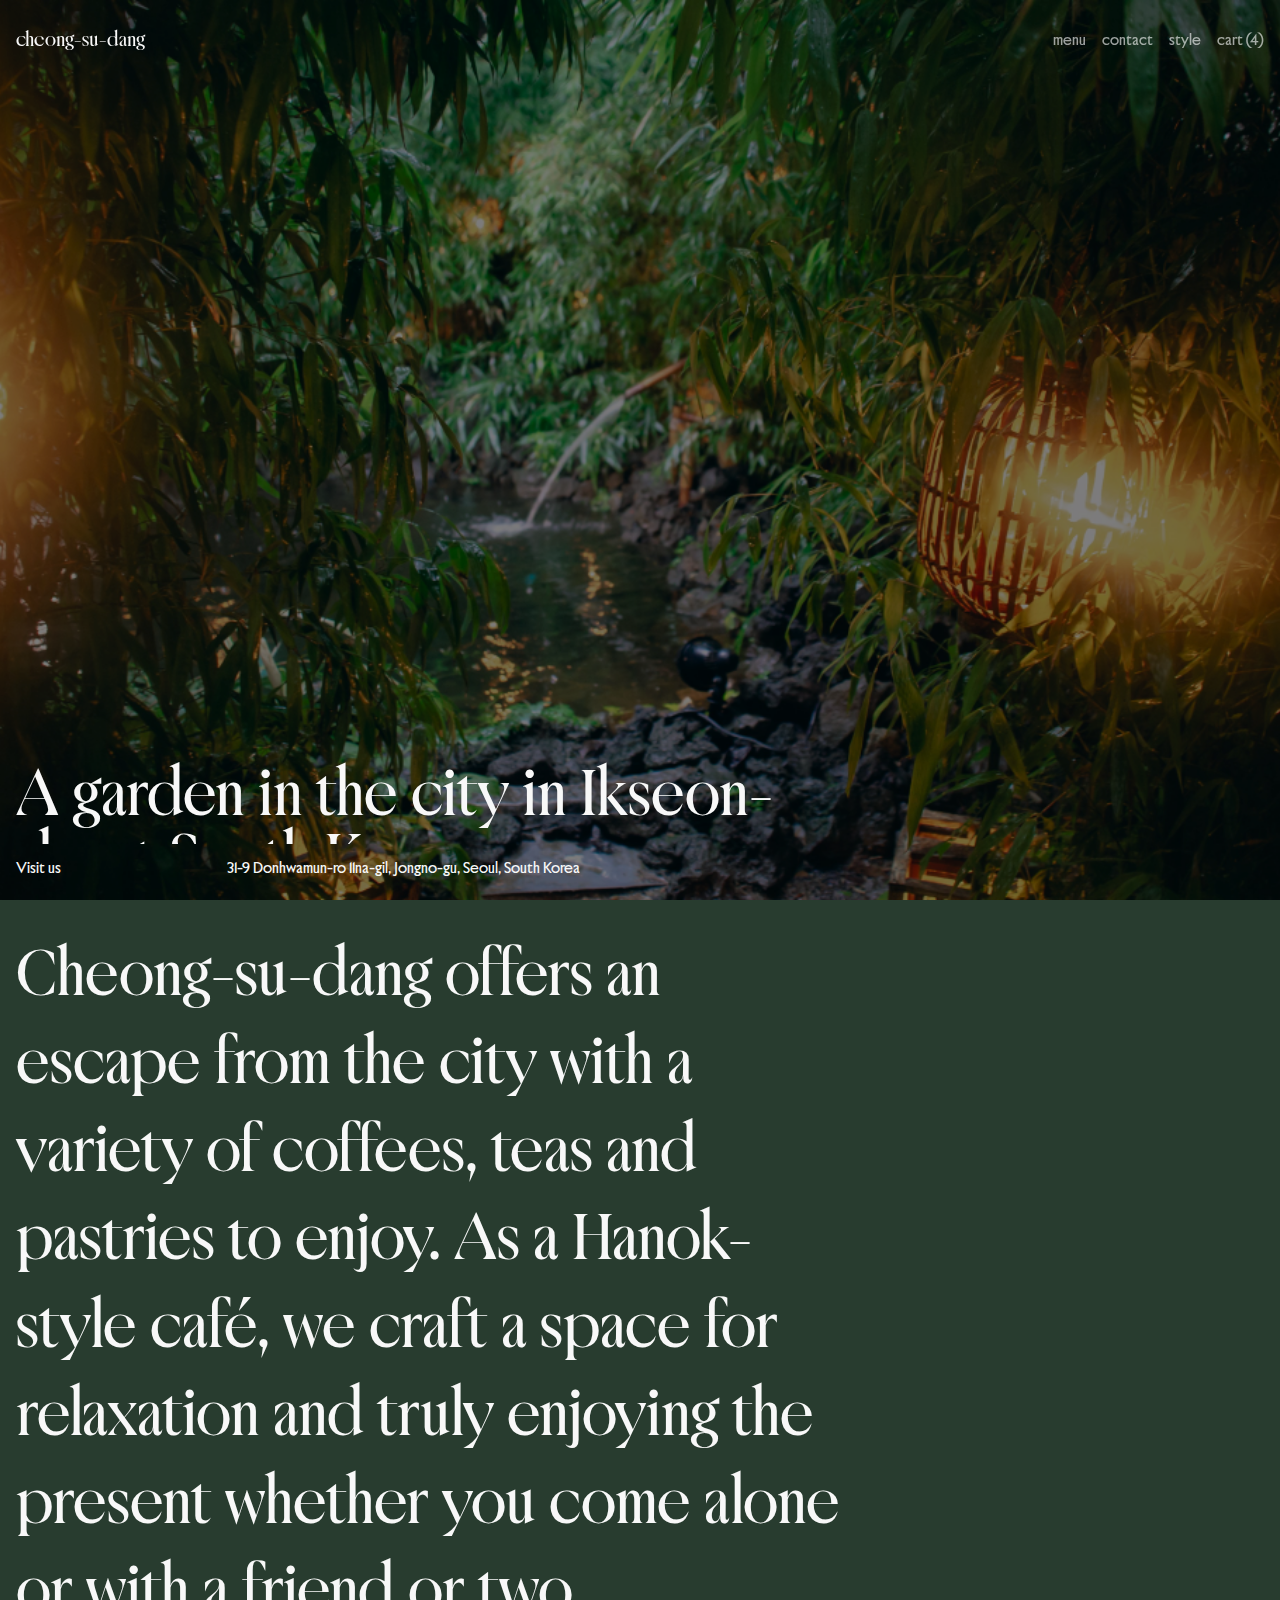
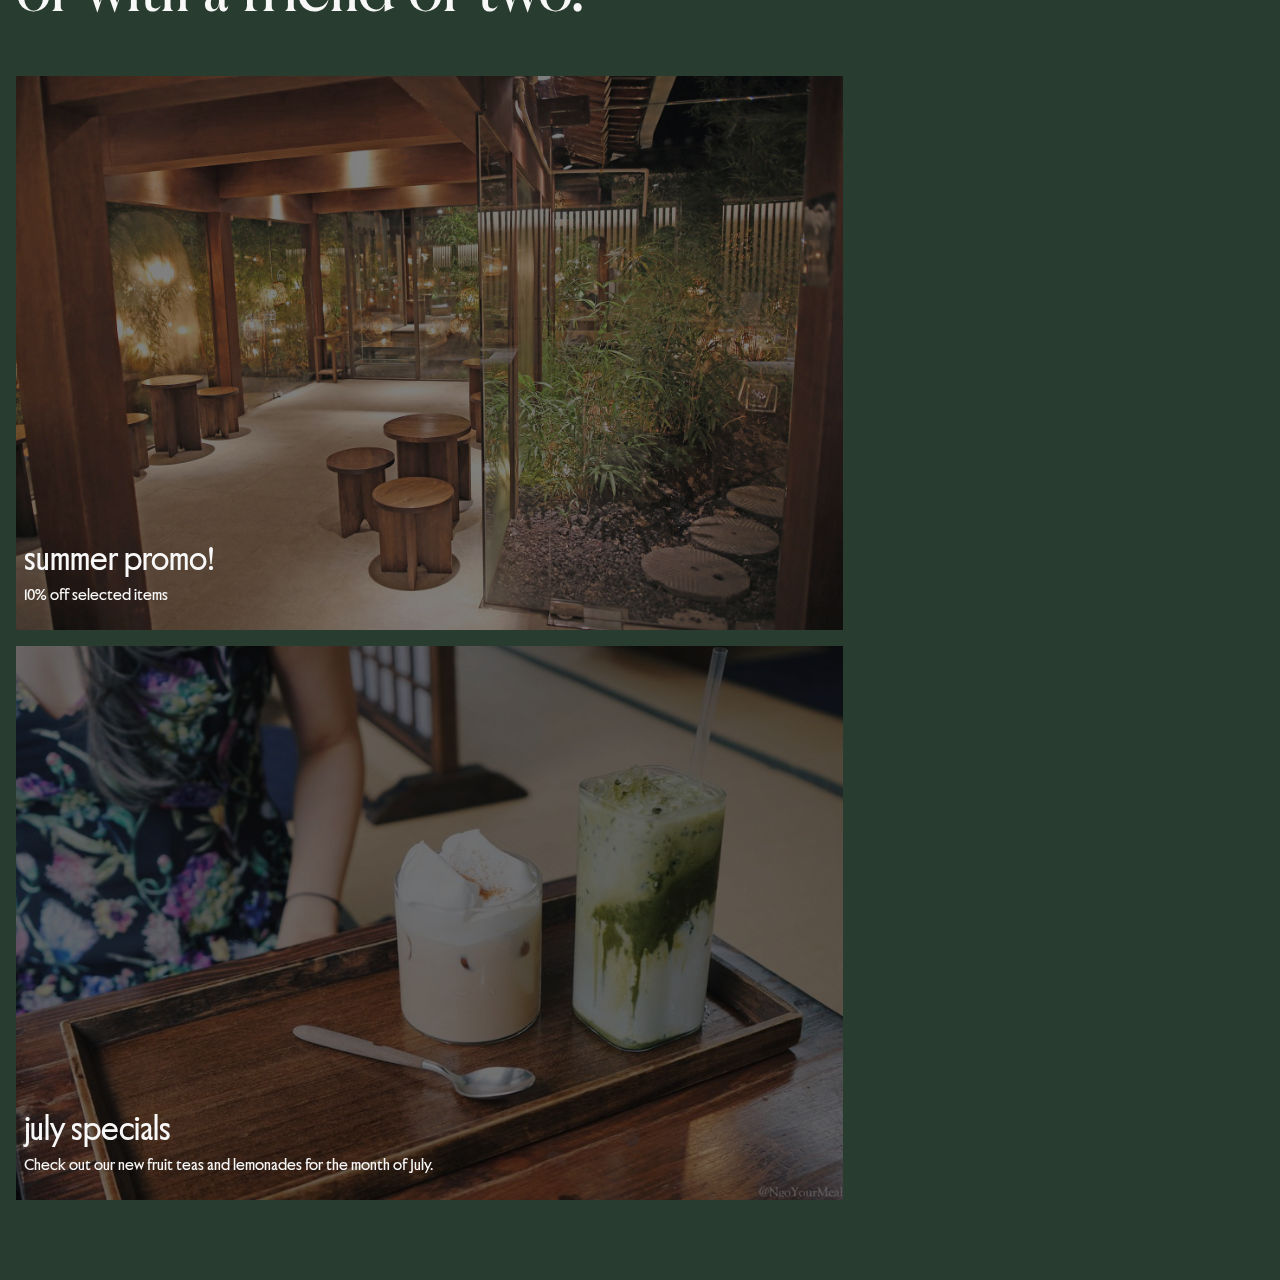
<file: index.html>
<!DOCTYPE html>
<html lang="en">
<head>
    <meta charset="UTF-8">
    <meta name="viewport" content="width=device-width, initial-scale=1.0">
    <link rel="stylesheet" href="./style/normalize.css">
    <link rel="stylesheet" href="./style/main.css">
    <script src="./scripts/main.js" defer></script>
    <title>cheong-su-dang</title>
</head>
<body class="home">
    <main>
        <header class="nav">
        <nav class="nav__overlay">
            <a class="nav__overlay__logo" href="index.html">
                Cheong-su-dang
            </a>
            <div class="nav__overlay__wrapper">
                <div class="nav__overlay__wrapper__items">
                    <div class="nav__overlay__wrapper__items__group">
                        <ul>
                            <li>
                                <a href="menu.html" onclick="closeMenu()">Menu</a>
                            </li>
                            <li>
                                <a href="contact.html" onclick="closeMenu()">Contact</a>
                            </li>
                            <li>
                                <a href="style.html" onclick="closeMenu()">Style</a>
                            </li>
                            <li>
                                <a href="checkout.html" onclick="closeMenu()">Cart (<span>4</span>)</a>
                            </li>
                        </ul>
                    </div>
                </div>
            </div>

            <!-- SVG icons converted to inline using https://www.bayustudio.com/app/svg-encoder/ -->
            <button class="nav__overlay__menu" onclick="toggleMenu()">
                <svg class="nav__overlay__menu__img nav__overlay__menu__img--active" width="24" height="24"
                     viewBox="0 0 24 24" fill="none" xmlns="http://www.w3.org/2000/svg">
                    <path d="M3 6H21V8H3V6ZM3 11H21V13H3V11ZM3 16H21V18H3V16Z"/>
                </svg>

                <svg class="nav__overlay__menu__img" width="24" height="24" viewBox="0 0 24 24" fill="none"
                     xmlns="http://www.w3.org/2000/svg">
                    <path d="M19 6.41L17.59 5L12 10.59L6.41 5L5 6.41L10.59 12L5 17.59L6.41 19L12 13.41L17.59 19L19 17.59L13.41 12L19 6.41Z"/>
                </svg>
            </button>
        </nav>
    </header>
    <!-- <div class="background"></div> -->
    <picture class="background">
        <source media="min-width: 36rem" srcset="./assets/img/background_mega.png 1x, ./assets/img/background.png 2x">
        <source srcset="./assets/img/background_mini.png 1x, ./assets/img/background_midi.png 2x">
        <img 
            src="./assets/img/background_mini.png"
            srcset="./assets/img/background_midi.png 2x, ./assets/img/background_mega.png 3x, ./assets/img/background.png 4x"
            alt="exterior shot of cheong-su-dang cafe"
            >
    </picture>
    <section class="hero">
        <h1 class="h1--hero">A garden in the city in Ikseon-dong, South Korea.</h1>
        <div class="hero__location">
            <picture class="hero__location__background">
                <source media="min-width: 36rem" srcset="./assets/img/background_mega.png 1x, ./assets/img/background.png 2x">
                <source srcset="./assets/img/background_mini.png 1x, ./assets/img/background_midi.png 2x">
                <img 
                    src="./assets/img/background_mini.png"
                    srcset="./assets/img/background_midi.png 2x, ./assets/img/background_mega.png 3x, ./assets/img/background.png 4x"
                    alt="exterior shot of cheong-su-dang cafe"
                    >
            </picture>
            <h2 class="h5">Visit us</h2>
            <a href="https://goo.gl/maps/eoKbazC9VGdP9YWe6" target="_blank">31-9 Donhwamun-ro 11na-gil, Jongno-gu, Seoul, South Korea</a>
            <!-- add this to footer
            <a href="style.html" target="_blank">Our StyleGuide</a> 
            <a href="" target="_blank">Our Git Repository</a>-->
            
        </div>
    </section>
    <section>
        <p class="h1 h1--hero">
            Cheong-su-dang offers an escape from the city with a variety of coffees, teas and pastries to enjoy. 
            As a Hanok-style café, we craft a space for relaxation and truly enjoying the present whether you come alone or with a friend or two.
        </p>
    </section>
    <section class="news">
        <div class="news__nav">
            <h2>Latest news</h2>
            <ul>
                <li>
                    <a href="#rewards">
                        Test
                    </a>
                </li>
                <li>
                    <a href="#rewards">
                        Test
                    </a>
                </li>
                <li>
                    <a href="#rewards">
                        Test
                    </a>
                </li>
            </ul>
        </div>
        <!-- <div class="news__item" id="rewards">
            <picture class="news__item__preview">
                <img
                    src="./assets/img/cafe_interior.png"
                    alt="pending update"
                    >
            </picture>
            <div class="news__item__desc">
                <h3 class="lower">Rewards</h3>
                <p>Check out our new rewards system! Earn bonuses on your next visits through your sticker card.</p>
            </div>
        </div> -->
        <div class="news__item" id="rewards">
            <picture class="news__item__preview">
                <a target = "_self" href="menu.html">
                    <img
                    src="./assets/img/cafe_interior.png"
                    alt="pending update"
                    >
                </a>
            </picture>
            <div class="news__item__desc">
                <h3 class="lower">Summer Promo!</h3>
                <p>10% off selected items</p>
            </div>
        </div>
        <div class="news__item" id="rewards">
            <picture class="news__item__preview">
                <a target = "_self" href="https://www.instagram.com/cheongsudang_/">
                    <img 
                    src="./assets/img/drinks_2.png"
                    alt="pending update"
                    >
                </a>

            </picture>
            <div class="news__item__desc">
                <h3 class="lower">July specials</h3>
                <p>Check out our new fruit teas and lemonades for the month of July.</p>
            </div>
        </div>
    </section>
    </main>
</body>
</html>
</file>
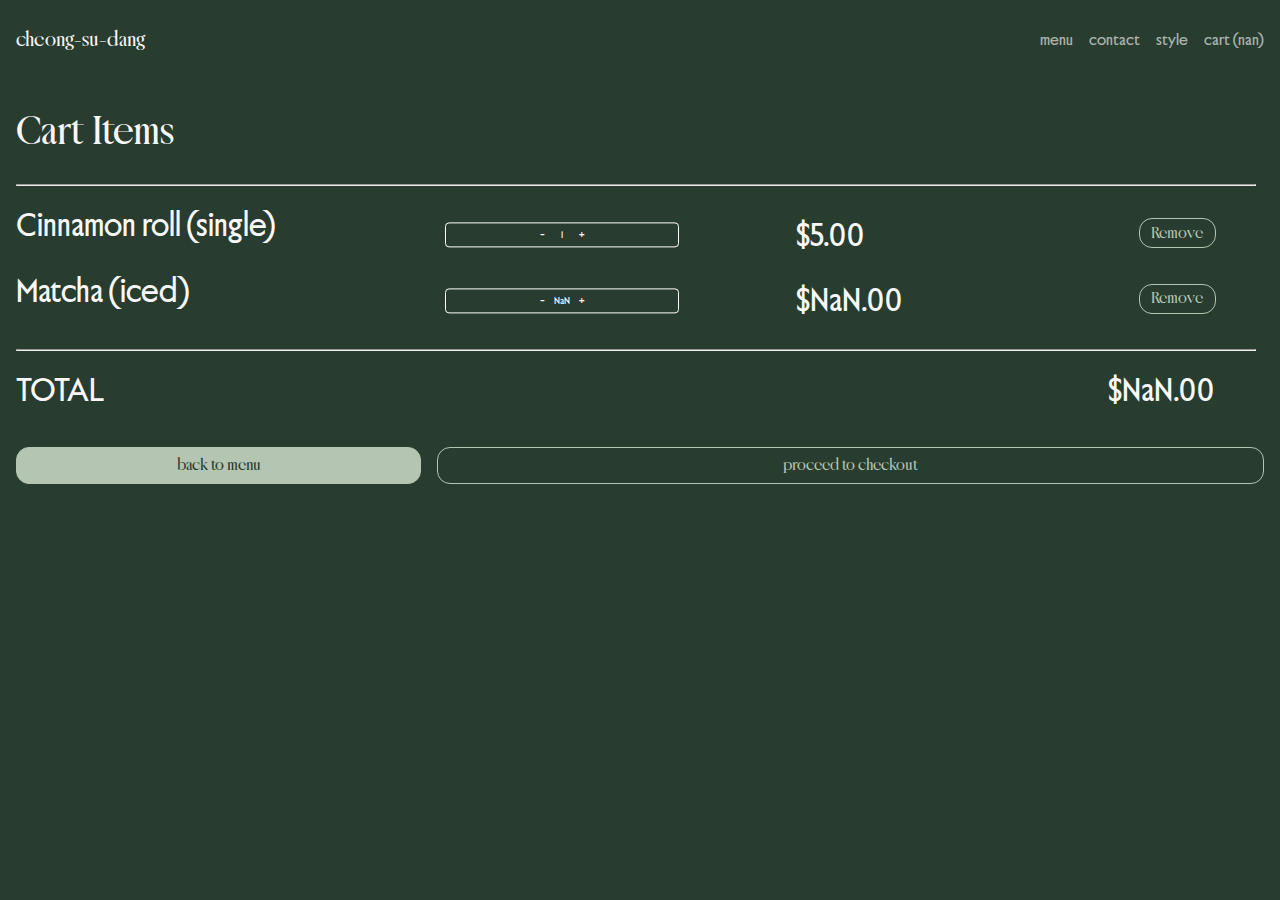
<file: checkout.html>
<!DOCTYPE html>
<html lang="en">
<head>
    <meta charset="UTF-8">
    <meta name="viewport" content="width=device-width, initial-scale=1.0">
    <link rel="stylesheet" href="./style/normalize.css">
    <link rel="stylesheet" href="./style/main.css">
    <title>cart | cheong-su-dang</title>
</head>
<body>
<main>
    <header class="nav">
        <nav class="nav__overlay">
            <a class="nav__overlay__logo" href="index.html">
                Cheong-su-dang
            </a>
            <div class="nav__overlay__wrapper">
                <div class="nav__overlay__wrapper__items">
                    <div class="nav__overlay__wrapper__items__group">
                        <ul>
                            <li>
                                <a href="menu.html" onclick="closeMenu()">Menu</a>
                            </li>
                            <li>
                                <a href="contact.html" onclick="closeMenu()">Contact</a>
                            </li>
                            <li>
                                <a href="style.html" onclick="closeMenu()">Style</a>
                            </li>
                            <li>
                                <a href="checkout.html" onclick="closeMenu()">Cart (<span id="topCartCount">4</span>)</a>
                            </li>
                        </ul>
                    </div>
                </div>
            </div>

            <!-- SVG icons converted to inline using https://www.bayustudio.com/app/svg-encoder/ -->
            <button class="nav__overlay__menu" onclick="toggleMenu()">
                <svg class="nav__overlay__menu__img nav__overlay__menu__img--active" width="24" height="24"
                     viewBox="0 0 24 24" fill="none" xmlns="http://www.w3.org/2000/svg">
                    <path d="M3 6H21V8H3V6ZM3 11H21V13H3V11ZM3 16H21V18H3V16Z"/>
                </svg>

                <svg class="nav__overlay__menu__img" width="24" height="24" viewBox="0 0 24 24" fill="none"
                     xmlns="http://www.w3.org/2000/svg">
                    <path d="M19 6.41L17.59 5L12 10.59L6.41 5L5 6.41L10.59 12L5 17.59L6.41 19L12 13.41L17.59 19L19 17.59L13.41 12L19 6.41Z"/>
                </svg>
            </button>
        </nav>
    </header>

    <section id="checkoutItemPage">
        <div class="checkout-top">
            <h2 class="Cart-top">Cart Items</h2>
        </div>

        <div class="breakLine">
            <hr>
        </div>

        <!-- items -->
        <div class="item-con conItem1">

            <h5 class="itemName">Cinnamon roll (single)</h5>
            <!-- <h5 class="itemQuantity">1x</h5> -->
            <div class="cartCount">
                <span class="down checkoutCountText" onClick='decreaseCountNeue(event, this,"dine")'><span class="material-symbols-outlined">
                    -
                    </span></span>
                <input class="checkOutCartInputs checkoutCountText" type="text" value="1">
                <span class="up checkoutCountText" onClick='increaseCountNeue(event, this,"dine")'><span class="material-symbols-outlined">
                +
                </span></span>
            </div>
            <h5 class="itemPrice">$5.00</h5>
            <div class="removeButton-con">
                <button class="paymentButton itemRemove" onclick="removeItems('dine')" type="submit">Remove</button>
            </div>
        </div>
        
        <div class="item-con conItem2">

            <h5 class="itemName">Matcha (iced)</h5>
            <div class="cartCount">
                <span class="down" onClick='decreaseCountNeue(event, this,"drink")'><span class="material-symbols-outlined">
                    -
                    </span></span>
                <input class="checkOutCartInputs" type="text" value="1">
                <span class="up" onClick='increaseCountNeue(event, this,"drink")'><span class="material-symbols-outlined">
                +
                </span></span>
            </div>
            <h5 class="itemPrice">$5.00</h5>
            <div class="removeButton-con">
                <button class="paymentButton itemRemove" onclick="removeItems('drink')" type="submit">Remove</button>
            </div>
        </div>

        
        <div class="breakLine">
            <hr>
        </div>

        <!-- total -->
        <div class="item-con">
            <h5 class="totalItemName">TOTAL</h5>
            <h5 class="totalItemPrice">$25.50</h5>
        </div>
        
         <!-- how to get button acting like a link onclick https://www.w3schools.com/jsref/prop_loc_href.asp -->
        <!-- return to menu button -->
        <button class="paymentButton backToMenu" type="button" value="returnBack" onclick="location.href='menu.html'">back to menu</button>
                    
        <!-- proceed to checkout button -->
        <button class="paymentButton proceedToCheckout" onclick="location.href='paymentDetails.html'" type="submit">proceed to checkout </button> 
    </section>

</main>
<script src="./scripts/main.js"></script>
<script src="./scripts/checkout.js"></script>
</body>
</html>
</file>
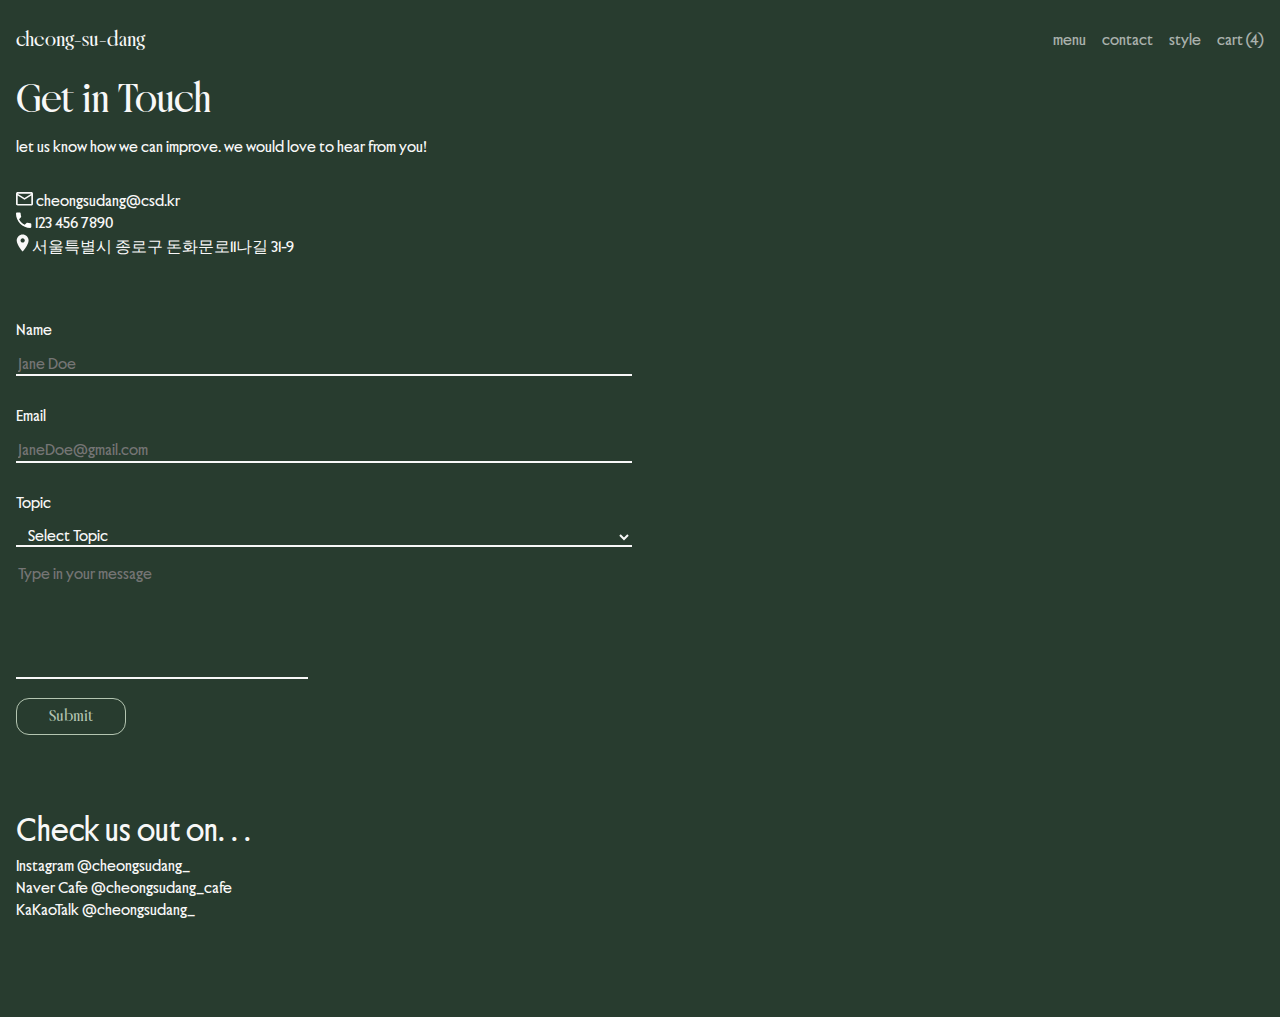
<file: contact.html>
<!DOCTYPE html>
<html lang="en">
<head>
    <meta charset="UTF-8">
    <meta name="viewport" content="width=device-width, initial-scale=1.0">
    <link rel="stylesheet" href="./style/normalize.css">
    <link rel="stylesheet" href="./style/main.css">
    <script src="./scripts/main.js" defer></script>
    <title>say hello! | cheong-su-dang</title>
</head>
<body>
    <main>
        <header class="nav">
        <nav class="nav__overlay">
            <a class="nav__overlay__logo" href="index.html">
                Cheong-su-dang
            </a>
            <div class="nav__overlay__wrapper">
                <div class="nav__overlay__wrapper__items">
                    <div class="nav__overlay__wrapper__items__group">
                        <ul>
                            <li>
                                <a href="menu.html" onclick="closeMenu()">Menu</a>
                            </li>
                            <li>
                                <a href="contact.html" onclick="closeMenu()">Contact</a>
                            </li>
                            <li>
                                <a href="style.html" onclick="closeMenu()">Style</a>
                            </li>
                            <li>
                                <a href="checkout.html" onclick="closeMenu()">Cart (<span>4</span>)</a>
                            </li>
                        </ul>
                    </div>
                </div>
            </div>

            <!-- SVG icons converted to inline using https://www.bayustudio.com/app/svg-encoder/ -->
            <button class="nav__overlay__menu" onclick="toggleMenu()">
                <svg class="nav__overlay__menu__img nav__overlay__menu__img--active" width="24" height="24"
                     viewBox="0 0 24 24" fill="none" xmlns="http://www.w3.org/2000/svg">
                    <path d="M3 6H21V8H3V6ZM3 11H21V13H3V11ZM3 16H21V18H3V16Z"/>
                </svg>

                <svg class="nav__overlay__menu__img" width="24" height="24" viewBox="0 0 24 24" fill="none"
                     xmlns="http://www.w3.org/2000/svg">
                    <path d="M19 6.41L17.59 5L12 10.59L6.41 5L5 6.41L10.59 12L5 17.59L6.41 19L12 13.41L17.59 19L19 17.59L13.41 12L19 6.41Z"/>
                </svg>
            </button>
        </nav>
        </header>
    
    <section id="contactPage">
        
        <div class="contact-top">
            <h2 class="contactHeader">Get in Touch</h2>
            <p class="contactSubHeader">let us know how we can improve. we would love to hear from you! </p>
        </div>
        

        <!-- make them separate -->
        <div class="contactInfo">
            <div class="mail">
                <p class="contactP">
                    <a target="_blank" href="">
                        <svg width="17" height="14" viewBox="0 0 17 14" xmlns="http://www.w3.org/2000/svg">
                            <path d="M1.7 13.6C1.2325 13.6 0.832151 13.4334 0.498951 13.1002C0.165751 12.767 -0.000565223 12.3669 1.44312e-06 11.9V1.7C1.44312e-06 1.2325 0.166601 0.832151 0.499801 0.498951C0.833001 0.165751 1.23307 -0.000565223 1.7 1.44312e-06H15.3C15.7675 1.44312e-06 16.1678 0.166601 16.501 0.499801C16.8342 0.833001 17.0006 1.23307 17 1.7V11.9C17 12.3675 16.8334 12.7678 16.5002 13.101C16.167 13.4342 15.7669 13.6006 15.3 13.6H1.7ZM8.5 7.65L1.7 3.4V11.9H15.3V3.4L8.5 7.65ZM8.5 5.95L15.3 1.7H1.7L8.5 5.95ZM1.7 3.4V1.7V11.9V3.4Z"/>
                            </svg>
                    </a>
                cheongsudang@csd.kr
                </p>
            </div>
            
            <div class="phone">
                <p class="contactP">
                    <a target="_blank" href="">
                        <svg width="16" height="16" viewBox="0 0 16 16" xmlns="http://www.w3.org/2000/svg">
                            <path d="M3.077 7.22306C4.301 9.62856 6.273 11.5921 8.6785 12.8246L10.5485 10.9546C10.778 10.7251 11.118 10.6486 11.4155 10.7506C12.3675 11.0651 13.396 11.2351 14.45 11.2351C14.9175 11.2351 15.3 11.6176 15.3 12.0851V15.0516C15.3 15.5191 14.9175 15.9016 14.45 15.9016C6.4685 15.9016 0 9.43306 0 1.45156C0 0.984062 0.3825 0.601562 0.85 0.601562H3.825C4.2925 0.601562 4.675 0.984062 4.675 1.45156C4.675 2.51406 4.845 3.53406 5.1595 4.48606C5.253 4.78356 5.185 5.11506 4.947 5.35306L3.077 7.22306Z" fill="white"/>
                        </svg>
                    </a>
                123 456 7890
                </p>
            </div>
            
            <div class="location">
                <p>
                    <a target="_blank" href="">
                        <svg width="13" height="18" viewBox="0 0 13 18" xmlns="http://www.w3.org/2000/svg">
                            <path d="M6.65312 8.575C6.08954 8.575 5.54904 8.35111 5.15052 7.9526C4.75201 7.55409 4.52812 7.01358 4.52812 6.45C4.52812 5.88641 4.75201 5.34591 5.15052 4.9474C5.54904 4.54888 6.08954 4.325 6.65312 4.325C7.21671 4.325 7.75721 4.54888 8.15573 4.9474C8.55424 5.34591 8.77812 5.88641 8.77812 6.45C8.77812 6.72906 8.72316 7.00538 8.61637 7.2632C8.50958 7.52102 8.35305 7.75528 8.15573 7.9526C7.9584 8.14992 7.72414 8.30645 7.46633 8.41324C7.20851 8.52003 6.93218 8.575 6.65312 8.575ZM6.65312 0.5C5.07509 0.5 3.56168 1.12687 2.44584 2.24271C1.33 3.35856 0.703125 4.87196 0.703125 6.45C0.703125 10.9125 6.65312 17.5 6.65312 17.5C6.65312 17.5 12.6031 10.9125 12.6031 6.45C12.6031 4.87196 11.9762 3.35856 10.8604 2.24271C9.74457 1.12687 8.23116 0.5 6.65312 0.5Z"/>
                        </svg>
                    </a>
                    서울특별시 종로구 돈화문로11나길 31-9
                </p>
            </div>
        </div> 




        <form class="contactForm">
            <!-- Name -->
            <label class="label__text__input forContact" for="payment-nameForm">Name</label>
            <input class="label__text__input text__input_long" type="text" id="payment-nameForm" name="payment-nameForm" placeholder="Jane Doe">
            
            <!-- Email -->
            <label class="label__text__input forContact" for="payment-emailForm">Email</label>
            <input class="label__text__input text__input_long" type="text" id="payment-emailForm" name="payment-emailForm" placeholder="JaneDoe@gmail.com">

            <!-- topic -->
            <label class="label__text__input forContact" for="payment-topicForm">Topic</label>  
                                
                <!-- source for drop down: https://www.w3schools.com/Css/css_dropdowns.asp  -->
                <select class="label__text__input text__input_drop"  name="Topic" id="payment-topicForm">
                <option value="Select Topic">Select Topic</option>
                <option value="General">General</option>
                <option value="Careers">Careers</option>
                <option value="Support">Support</option>
                <option value="Feedback">Feedback</option>
                </select>

            <!-- message -->
            <textarea class ="contactTextarea" placeholder="Type in your message" rows="6" cols="33"></textarea>
        
            <button class="button contactbutton" type="submit" onclick="alert('Success! we will get back to you soon')">Submit</button>
        </form>

        <!-- social media  -->
        <div class="contactSM">
            <h3 class="headerSM">Check us out on. . .</h3>
            <div class="instagram">
                <p class="contactP">Instagram 
                    <a target="_blank" href="https://www.instagram.com/cheongsudang_/">@cheongsudang_</a>
                </p>
            </div>
            
            <div class="naverCafe">
                <p class="contactP">Naver Cafe
                    <a target="_blank" href="https://m.cafe.naver.com/">@cheongsudang_cafe</a>
                </p>
            </div>
            
            <div class="location">
                <p>KaKaoTalk
                    <a class="contactP" target="_blank" href="https://apps.apple.com/us/app/kakaotalk/id362057947">@cheongsudang_</a>
                </p>
            </div>
        </div>

    </section>
    

    </main>
</body>
</html>
</file>
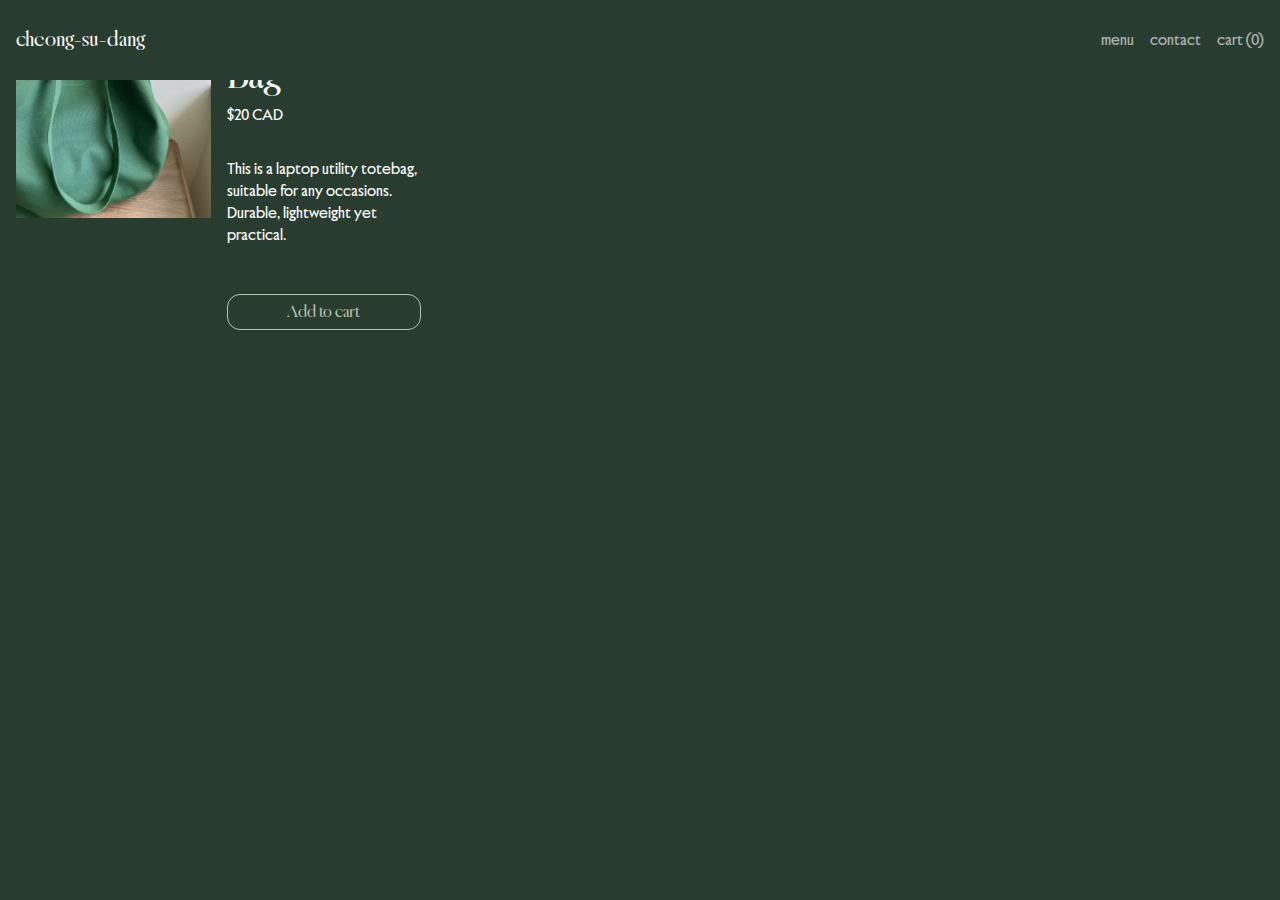
<file: detailed-item-page.html>
<!DOCTYPE html>
<html lang="en">
<head>
    <meta charset="UTF-8">
    <meta name="viewport" content="width=device-width, initial-scale=1.0">
    <link rel="stylesheet" href="/style/normalize.css">
    <link rel="stylesheet" href="/style/main.css">
    <script src="/scripts/main.js" defer></script>
    <title> | cheong-su-dang</title>
</head>
<body>
<main>
    <header class="nav">
        <nav class="nav__overlay">
            <a class="nav__overlay__logo" href="/">
                Cheong-su-dang
            </a>
            <div class="nav__overlay__wrapper">
                <div class="nav__overlay__wrapper__items">
                    <div class="nav__overlay__wrapper__items__group">
                        <ul>
                            <li>
                                <a href="/menu.html" onclick="closeMenu()">Menu</a>
                            </li>
                            <li>
                                <a href="/contact.html" onclick="closeMenu()">Contact</a>
                            </li>
                            <li>
                                <a href="/cart.html" onclick="closeMenu()">Cart (<span>0</span>)</a>
                            </li>
                        </ul>
                    </div>
                </div>
            </div>

            <!-- SVG icons converted to inline using https://www.bayustudio.com/app/svg-encoder/ -->
            <button class="nav__overlay__menu" onclick="toggleMenu()">
                <svg class="nav__overlay__menu__img nav__overlay__menu__img--active" width="24" height="24"
                     viewBox="0 0 24 24" fill="none" xmlns="http://www.w3.org/2000/svg">
                    <path d="M3 6H21V8H3V6ZM3 11H21V13H3V11ZM3 16H21V18H3V16Z"/>
                </svg>

                <svg class="nav__overlay__menu__img" width="24" height="24" viewBox="0 0 24 24" fill="none"
                     xmlns="http://www.w3.org/2000/svg">
                    <path d="M19 6.41L17.59 5L12 10.59L6.41 5L5 6.41L10.59 12L5 17.59L6.41 19L12 13.41L17.59 19L19 17.59L13.41 12L19 6.41Z"/>
                </svg>
            </button>
        </nav>
    </header>
    <section class="item-detail">
        <div id="wtf1">
            <img src="assets/img/large_totebag.png">
        </div>
        <div class="container__product__page__details" id="wtf2">
            <h2>Canvas Tote Bag</h2>
            <p>$20 CAD</p>
            <br>
            <p>This is a laptop utility totebag, suitable for any occasions. Durable, lightweight yet practical.</p>
            <br>
            <button class="button R" onclick="alert('You have added a Tote Bag to Cart!')">Add to cart</button>
        </div>
    </section>
</main>
</body>
</html>
</file>
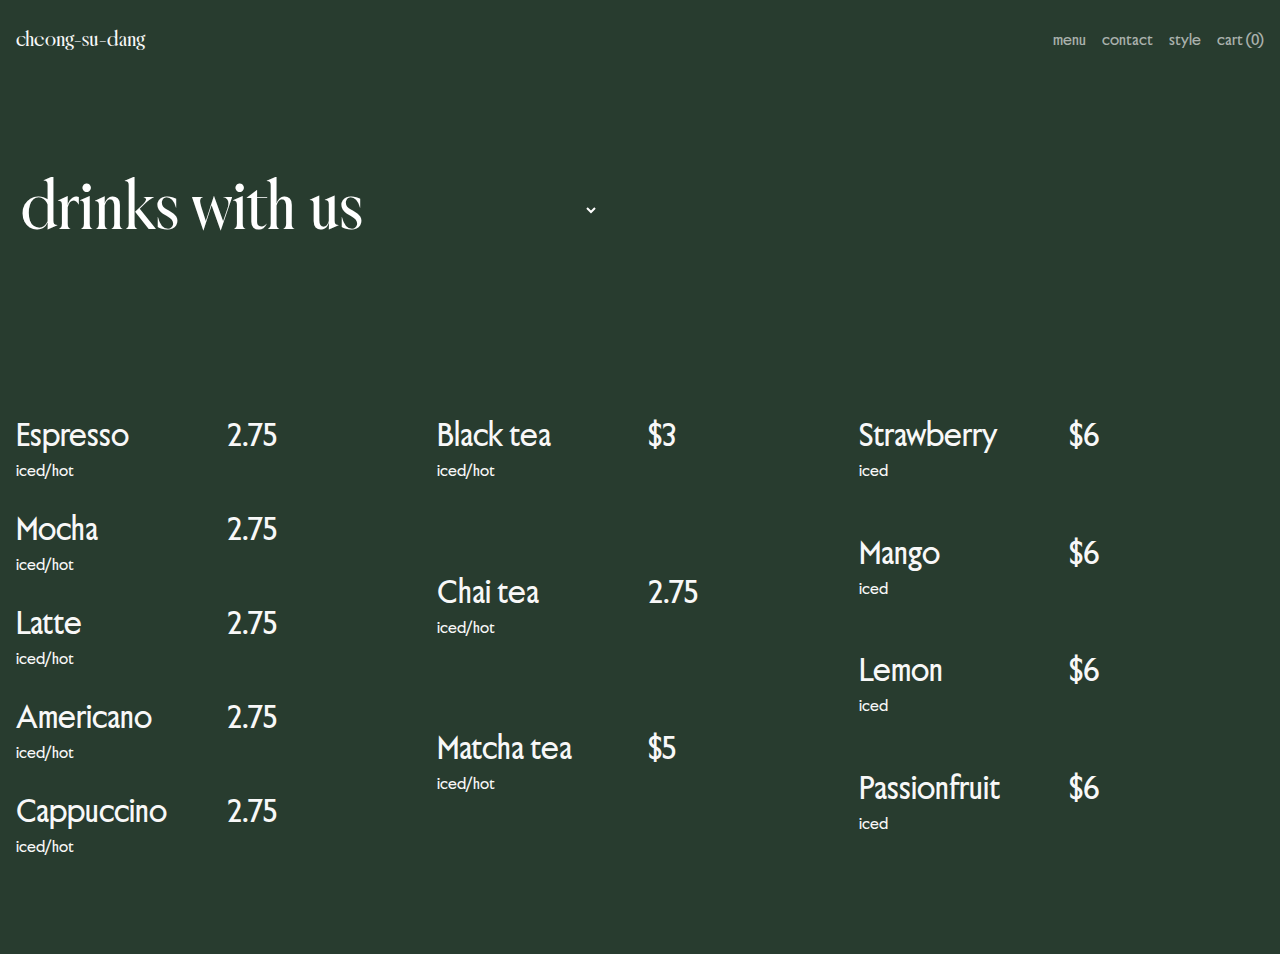
<file: menu.html>
<!DOCTYPE html>
<html lang="en">
<head>
    <meta charset="UTF-8">
    <meta name="viewport" content="width=device-width, initial-scale=1.0">
    <link rel="stylesheet" href="./style/normalize.css">
    <link rel="stylesheet" href="./style/main.css">
    <title>menu | cheong-su-dang</title>
</head>
<body>
<main>
    <header class="nav">
        <nav class="nav__overlay">
            <a class="nav__overlay__logo" href="index.html">
                Cheong-su-dang
            </a>
            <div class="nav__overlay__wrapper">
                <div class="nav__overlay__wrapper__items">
                    <div class="nav__overlay__wrapper__items__group">
                        <ul>
                            <li>
                                <a href="menu.html" onclick="closeMenu()">Menu</a>
                            </li>
                            <li>
                                <a href="contact.html" onclick="closeMenu()">Contact</a>
                            </li>
                            <li>
                                <a href="style.html" onclick="closeMenu()">Style</a>
                            </li>
                            <li>
                                <a href="checkout.html" onclick="closeMenu()">Cart (<span>0</span>)</a>
                            </li>
                        </ul>
                    </div>
                </div>
            </div>

            <!-- SVG icons converted to inline using https://www.bayustudio.com/app/svg-encoder/ -->
            <button class="nav__overlay__menu" onclick="toggleMenu()">
                <svg class="nav__overlay__menu__img nav__overlay__menu__img--active" width="24" height="24"
                     viewBox="0 0 24 24" fill="none" xmlns="http://www.w3.org/2000/svg">
                    <path d="M3 6H21V8H3V6ZM3 11H21V13H3V11ZM3 16H21V18H3V16Z"/>
                </svg>

                <svg class="nav__overlay__menu__img" width="24" height="24" viewBox="0 0 24 24" fill="none"
                     xmlns="http://www.w3.org/2000/svg">
                    <path d="M19 6.41L17.59 5L12 10.59L6.41 5L5 6.41L10.59 12L5 17.59L6.41 19L12 13.41L17.59 19L19 17.59L13.41 12L19 6.41Z"/>
                </svg>
            </button>
        </nav>
    </header>

    <!--drinks menu-->
    <section id="menu-listing-selection-padding">
        <select id="menu" class="menu-select">
            <option value="menu-items-drinks">drinks with us</option>
            <option value="menu-items-food">dine with us</option>
        </select>
    </section>

    <!--drinks menu-->

    <section class="menu-listings section-menu">
<!--        <h1><span class="menu-selection-item">drinks</span> with us</h1>-->
        <div class="menu-items menu-items-drinks">
            <!-- grouped together because its informational and helps seperate teh price and names -->
            <div class="menu-image-mobile">
                <a href="productPageDrink.html"><img src="assets/img/pexels-karolina-grabowska-4195601.jpg" class="menu-mobile-image-sizing" alt="expresso"></a>
            </div>
            <div>

                <div class="menu-item-name">
                   <a href="productPageDrink.html"><img src="assets/img/pexels-karolina-grabowska-4195601.jpg" class="popup-image menu-image-desktop" alt="expresso"></a>
                    <a href="productPageDrink.html"><h4>Espresso</h4></a>


                </div>
                <div class="menu-item-descriptor">
                    <p>iced/hot</p>
                </div>
            </div>

            <div class="menu-item-price">
                <h4>2.75</h4>
            </div>

            <div class="menu-image-mobile">
                <a href="productPageDrink.html"><img src="assets/img/pexels-andrew-peterson-350478.jpg" alt="mocha"></a>
            </div>
            <div>
                <div class="menu-item-name">
                    <a href="productPageDrink.html"><img src="assets/img/pexels-andrew-peterson-350478.jpg" class="popup-image menu-image-desktop" alt="mocha"></a>
                    <a href="productPageDrink.html"><h4>Mocha</h4></a>
                </div>
                <div class="menu-item-descriptor">
                    <p>iced/hot</p>
                </div>
            </div>

            <div class="menu-item-price">
                <h4>2.75</h4>
            </div>


            <div class="menu-image-mobile">
                <a href="productPageDrink.html"><img src="assets/img/pexels-chevanon-photography-312418.jpg" alt="latte"></a>
            </div>
            <div>
                <div class="menu-item-name">
                    <a href="productPageDrink.html"><img src="assets/img/pexels-chevanon-photography-312418.jpg" class="popup-image menu-image-desktop" alt="latte"></a>
                    <a href="productPageDrink.html"><h4>Latte</h4></a>
                </div>
                <div class="menu-item-descriptor">
                    <p>iced/hot</p>
                </div>
            </div>

            <div class="menu-item-price">
                <h4>2.75</h4>
            </div>


            <div class="menu-image-mobile">
                <a href="productPageDrink.html"><img src="assets/img/americano.jpeg" alt="americano"></a>
            </div>
            <div>
                <div class="menu-item-name">
                    <a href="productPageDrink.html"><img src="assets/img/americano.jpeg" class="popup-image menu-image-desktop" alt="americano"></a>
                    <a href="productPageDrink.html"><h4>Americano</h4></a>
                </div>
                <div class="menu-item-descriptor">
                    <p>iced/hot</p>
                </div>
            </div>

            <div class="menu-item-price">
                <h4>2.75</h4>
            </div>


            <div class="menu-image-mobile">
                <img src="assets/img/pexels-anna-tukhfatullina-food-photographerstylist-2638019.jpg" alt="cappuccino">
            </div>
            <div>
                <div class="menu-item-name">
                    <a href="productPageDrink.html"><img src="assets/img/pexels-anna-tukhfatullina-food-photographerstylist-2638019.jpg" class="popup-image menu-image-desktop" alt="cappuccino"></a>
                    <a href="productPageDrink.html"><h4>Cappuccino</h4></a>
                </div>
                <div class="menu-item-descriptor">
                    <p>iced/hot</p>
                </div>
            </div>

            <div class="menu-item-price">
                <h4>2.75</h4>
            </div>

        </div>
        <div class="menu-items menu-items-drinks"> 
            <!-- grouped together because its informational and helps seperate teh price and names -->

            <div class="menu-image-mobile">
                <a href="productPageDrink.html"><img src="assets/img/blacktea.jpg" alt="black tea"></a>
            </div>
            <div>

                <div class="menu-item-name">
                    <a href="productPageDrink.html"><img src="assets/img/blacktea.jpg" class="popup-image menu-image-desktop" alt="black tea"></a>
                    <a href="productPageDrink.html"><h4>Black tea</h4></a>
                </div>
                <div class="menu-item-descriptor">
                    <p>iced/hot</p>
                </div>
            </div>

            <div class="menu-item-price">
                <h4>$3</h4>
            </div>


            <div class="menu-image-mobile">
                <a href="productPageDrink.html"><img src="assets/img/chaitea.jpg" alt="chai tea"></a>
            </div>
            <div>
                <div class="menu-item-name">
                    <a href="productPageDrink.html"><img src="assets/img/chaitea.jpg" class="popup-image menu-image-desktop" alt="chai tea"></a>
                    <a href="productPageDrink.html"><h4>Chai tea</h4></a>
                </div>
                <div class="menu-item-descriptor">
                    <p>iced/hot</p>
                </div>
            </div>

            <div class="menu-item-price">
                <h4>2.75</h4>
            </div>


            <div class="menu-image-mobile">
                <a href="productPageDrink.html"><img src="assets/img/matchaSmall.png" alt="matcha"></a>
            </div>
            <div>
                <div class="menu-item-name">
                    <a href="productPageDrink.html"><img src="assets/img/matchaSmall.png" class="popup-image menu-image-desktop" alt="matcha"></a>
                    <a href="productPageDrink.html"><h4>Matcha tea</h4></a>
                </div>
                <div class="menu-item-descriptor">
                    <p>iced/hot</p>
                </div>
            </div>

            <div class="menu-item-price">
                <h4>$5</h4>
            </div>

        </div>
        <div class="menu-items menu-items-drinks">
            <!-- grouped together because its informational and helps seperate teh price and names -->

            <div class="menu-image-mobile">
                <a href="productPageDrink.html"><img src="assets/img/strawberrydrink.jpg" alt="strawberry"></a>
            </div>
            <div>
                <div class="menu-item-name">
                    <a href="productPageDrink.html"><img src="assets/img/strawberrydrink.jpg" class="popup-image menu-image-desktop" alt="strawberry"></a>
                    <a href="productPageDrink.html"><h4>Strawberry</h4></a>
                </div>
                <div class="menu-item-descriptor">
                    <p>iced</p>
                </div>
            </div>

            <div class="menu-item-price">
                <h4>$6</h4>
            </div>


            <div class="menu-image-mobile">
                <a href="productPageDrink.html"><img src="assets/img/mango.jpg" alt="mango"></a>
            </div>
            <div>
                <div class="menu-item-name">
                    <a href="productPageDrink.html"><img src="assets/img/mango.jpg" class="popup-image menu-image-desktop" alt="mango"></a>
                    <a href="productPageDrink.html"><h4>Mango</h4></a>
                </div>
                <div class="menu-item-descriptor">
                    <p>iced</p>
                </div>
            </div>

            <div class="menu-item-price">
                <h4>$6</h4>
            </div>


            <div class="menu-image-mobile">
                <a href="productPageDrink.html"><img src="assets/img/lemonade.jpg" alt="lemon"></a>
            </div>
            <div>
                <div class="menu-item-name">
                    <a href="productPageDrink.html"><img src="assets/img/lemonade.jpg" class="popup-image menu-image-desktop" alt="lemon"></a>
                    <a href="productPageDrink.html"><h4>Lemon</h4></a>
                </div>
                <div class="menu-item-descriptor">
                    <p>iced</p>
                </div>
            </div>

            <div class="menu-item-price">
                <h4>$6</h4>
            </div>


            <div class="menu-image-mobile">
                <a href="productPageDrink.html"><img src="assets/img/passionfruit.jpg" alt="passionfruit"></a>
            </div>
            <div>
                <div class="menu-item-name">
                    <a href="productPageDrink.html"><img src="assets/img/passionfruit.jpg" class="popup-image menu-image-desktop" alt="passionfruit"></a>
                    <a href="productPageDrink.html"><h4>Passionfruit</h4></a>
                </div>
                <div class="menu-item-descriptor">
                    <p>iced</p>
                </div>
            </div>

            <div class="menu-item-price">
                <h4>$6</h4>
            </div>

        </div>

        <div class="menu-items menu-items-food">
            <!-- grouped together because its informational and helps seperate teh price and names -->
            <div class="menu-image-mobile">
                <a href="productPageDine.html"><img src="assets/img/original_castella_cake.jpg" class="popup-image" alt="castella cake"></a>
            </div>
            <div>
                <div class="menu-item-name">
                    <a href="productPageDine.html"><img src="assets/img/original_castella_cake.jpg" class="popup-image menu-image-desktop" alt="castella cake"></a>
                    <a href="productPageDine.html"><h4>Original castella cake</h4></a>


                </div>
                <div class="menu-item-descriptor">
                    <p>small/large</p>
                </div>
            </div>

            <div class="menu-item-price">
                <h4>2.75</h4>
            </div>

            <!-- grouped together because its informational and helps seperate teh price and names -->
            <div class="menu-image-mobile">
                <a href="productPageDine.html"><img src="assets/img/matchacheesecake.jpg" class="popup-image" alt="matcha castella cake"></a>
            </div>
            <div>
                <div class="menu-item-name">
                    <a href="productPageDine.html"><img src="assets/img/matchacheesecake.jpg" class="popup-image menu-image-desktop" alt=" matcha castella cake"></a>
                    <a href="productPageDine.html"><h4>Matcha castella cake</h4></a>


                </div>
                <div class="menu-item-descriptor">
                    <p>small/large</p>
                </div>
            </div>

            <div class="menu-item-price">
                <h4>5.5</h4>
            </div>

            <!-- grouped together because its informational and helps seperate teh price and names -->
            <div class="menu-image-mobile">
                <a href="productPageDine.html"><img src="assets/img/strawberrycastella.jpg" class="popup-image" alt=" strawberry castella cake"></a>
            </div>
            <div>
                <div class="menu-item-name">
                    <a href="productPageDine.html"><img src="assets/img/strawberrycastella.jpg" class="popup-image menu-image-desktop" alt="strawberry castella cake"></a>
                    <a href="productPageDine.html"><h4>Strawberry castella cake</h4></a>


                </div>
                <div class="menu-item-descriptor">
                    <p>small/large</p>
                </div>
            </div>

            <div class="menu-item-price">
                <h4>5.5</h4>
            </div>

        </div>
        <div class="menu-items menu-items-food">
            <!-- grouped together because its informational and helps seperate teh price and names -->
            <div class="menu-image-mobile">
                <a href="productPageDine.html"><img src="assets/img/strawberrycheesecake.jpg" class="popup-image" alt="strawberry cheese cake"></a>
            </div>
            <div>
                <div class="menu-item-name">
                    <a href="productPageDine.html"><img src="assets/img/strawberrycheesecake.jpg" class="popup-image menu-image-desktop" alt=" strawberry cheese cake"></a>
                    <a href="productPageDine.html"><h4>Strawberry cheese cake</h4></a>


                </div>
                <div class="menu-item-descriptor">
                    <p>small/large</p>
                </div>
            </div>

            <div class="menu-item-price">
                <h4>2.75</h4>
            </div>

            <!-- grouped together because its informational and helps seperate teh price and names -->
            <div class="menu-image-mobile">
                <a href="productPageDine.html"><img src="assets/img/sesamecake.jpg" class="popup-image" alt="black sesame cheese cake"></a>
            </div>
            <div>
                <div class="menu-item-name">
                    <a href="productPageDine.html"><img src="assets/img/sesamecake.jpg" class="popup-image menu-image-desktop" alt="black sesame cheese cake"></a>
                    <a href="productPageDine.html"><h4>Black sesame cheese cake</h4></a>


                </div>
                <div class="menu-item-descriptor">
                    <p>small/large</p>
                </div>
            </div>

            <div class="menu-item-price">
                <h4>5.5</h4>
            </div>


        </div>
        <div class="menu-items menu-items-food">
            <!-- grouped together because its informational and helps seperate teh price and names -->
            <div class="menu-image-mobile">
                <a href="productPageDine.html"><img src="assets/img/croissiant.jpg" class="popup-image" alt="croissiant"></a>
            </div>
            <div>
                <div class="menu-item-name">
                    <a href="productPageDine.html"><img src="assets/img/croissiant.jpg" class="popup-image menu-image-desktop" alt="croissiant"></a>
                    <a href="productPageDine.html"><h4>Croissaint</h4></a>


                </div>
                <div class="menu-item-descriptor">
                    <p>small/large</p>
                </div>
            </div>

            <div class="menu-item-price">
                <h4>2.75</h4>
            </div>

            <!-- grouped together because its informational and helps seperate teh price and names -->
            <div class="menu-image-mobile">
                <a href="productPageDine.html"><img src="assets/img/scone.jpg" class="popup-image" alt="scone"></a>
            </div>
            <div>
                <div class="menu-item-name">
                    <a href="productPageDine.html"><img src="assets/img/scone.jpg" class="popup-image menu-image-desktop" alt="scone"></a>
                    <a href="productPageDine.html"><h4>Scone</h4></a>


                </div>
                <div class="menu-item-descriptor">
                    <p>small/large</p>
                </div>
            </div>

            <div class="menu-item-price">
                <h4>5.5</h4>
            </div>

            <!-- grouped together because its informational and helps seperate teh price and names -->
            <div class="menu-image-mobile">
                <a href="productPageDine.html"><img src="assets/img/cinnamon_roll.png" class="popup-image" alt="cinnamon roll"></a>
            </div>
            <div>
                <div class="menu-item-name">
                    <a href="productPageDine.html"><img src="assets/img/cinnamon_roll.png" class="popup-image menu-image-desktop" alt="cinnamon roll"></a>
                    <a href="productPageDine.html"><h4>Cinnamon roll</h4></a>

                </div>
                <div class="menu-item-descriptor">
                    <p>small/large</p>
                </div>
            </div>


            <div class="menu-item-price">
                <h4>5</h4>
            </div>

            <!-- grouped together because its informational and helps seperate teh price and names -->
            <div class="menu-image-mobile">
                <a href="productPageDine.html"><img src="assets/img/danish.jpg" class="popup-image" alt="danish"></a>
            </div>
            <div>
                <div class="menu-item-name">
                    <a href="productPageDine.html"><img src="assets/img/danish.jpg" class="popup-image menu-image-desktop" alt="danish"></a>
                    <a href="productPageDine.html"><h4>Danishes</h4></a>


                </div>
                <div class="menu-item-descriptor">
                    <p>small/large</p>
                </div>
            </div>

            <div class="menu-item-price">
                <h4>5.5</h4>
            </div>

        </div>


    </section>
</main>
<script src="./scripts/main.js"></script>
<script src="./scripts/menu.js"></script>
</body>
</html>
</file>
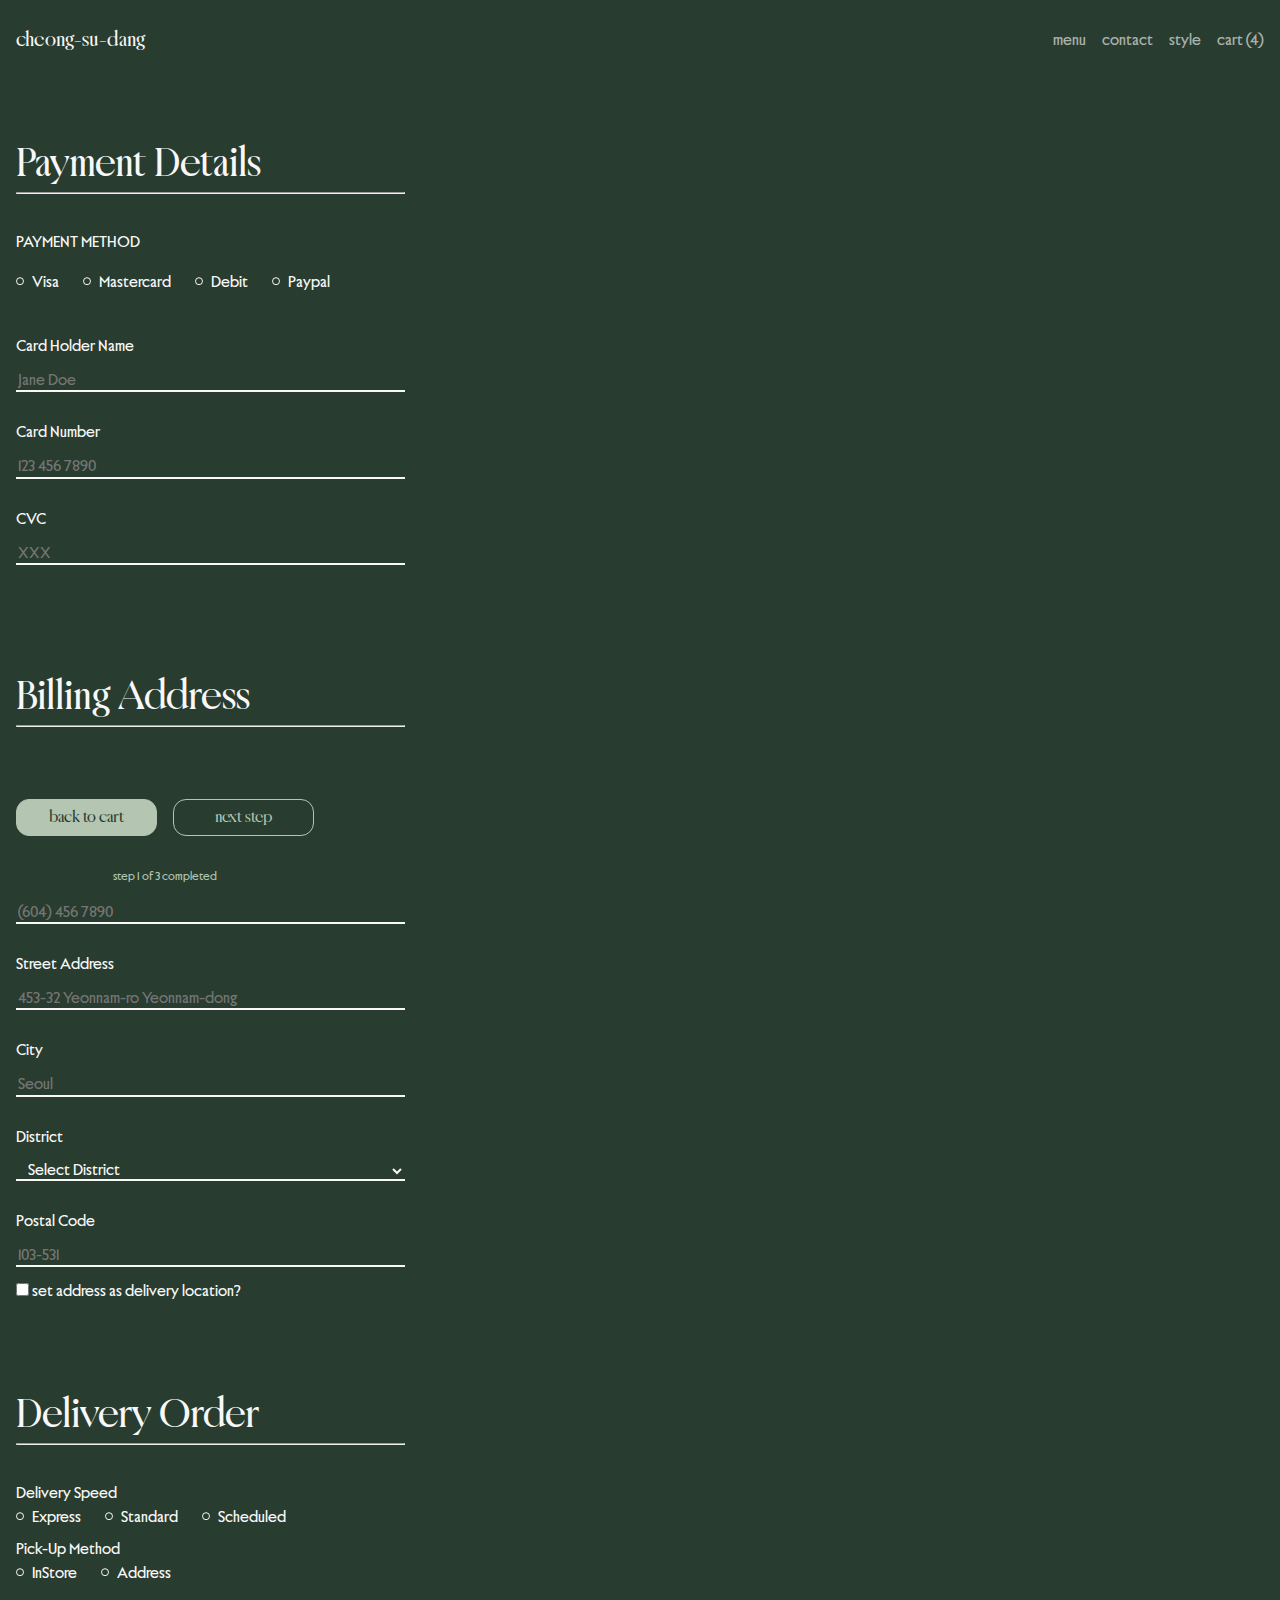
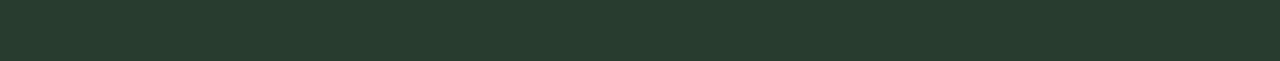
<file: paymentDetails.html>
<!DOCTYPE html>
<html lang="en">
<head>
    <meta charset="UTF-8">
    <meta name="viewport" content="width=device-width, initial-scale=1.0">
    <link rel="stylesheet" href="./style/normalize.css">
    <link rel="stylesheet" href="./style/main.css">
    <script src="./scripts/main.js" defer></script>
    <title>cart | cheong-su-dang</title>
</head>
<body>
    <main>
        <header class="nav">
        <nav class="nav__overlay">
            <a class="nav__overlay__logo" href="index.html">
                Cheong-su-dang
            </a>
            <div class="nav__overlay__wrapper">
                <div class="nav__overlay__wrapper__items">
                    <div class="nav__overlay__wrapper__items__group">
                        <ul>
                            <li>
                                <a href="menu.html" onclick="closeMenu()">Menu</a>
                            </li>
                            <li>
                                <a href="contact.html" onclick="closeMenu()">Contact</a>
                            </li>
                            <li>
                                <a href="style.html" onclick="closeMenu()">Style</a>
                            </li>
                            <li>
                                <a href="checkout.html" onclick="closeMenu()">Cart (<span id="topCartCount">4</span>)</a>
                            </li>
                        </ul>
                    </div>
                </div>
            </div>

            <!-- SVG icons converted to inline using https://www.bayustudio.com/app/svg-encoder/ -->
            <button class="nav__overlay__menu" onclick="toggleMenu()">
                <svg class="nav__overlay__menu__img nav__overlay__menu__img--active" width="24" height="24"
                     viewBox="0 0 24 24" fill="none" xmlns="http://www.w3.org/2000/svg">
                    <path d="M3 6H21V8H3V6ZM3 11H21V13H3V11ZM3 16H21V18H3V16Z"/>
                </svg>

                <svg class="nav__overlay__menu__img" width="24" height="24" viewBox="0 0 24 24" fill="none"
                     xmlns="http://www.w3.org/2000/svg">
                    <path d="M19 6.41L17.59 5L12 10.59L6.41 5L5 6.41L10.59 12L5 17.59L6.41 19L12 13.41L17.59 19L19 17.59L13.41 12L19 6.41Z"/>
                </svg>
            </button>
        </nav>
    </header>

    <section id="paymentMethod">
        <div class="Cart-top">
            <h2 class="Cart-top">Payment Details</h2>
            <hr>
        </div>
        

        <h5 class="cartSubheader">PAYMENT METHOD</h5>
        <!-- radios visa mc debit -->

        <div class="input__radio__overlay">
            <div>
                <input type="radio" id="visaexample" name="radioexample">
            </div>
            <div>
                <label class="radioPaymentType" for="visaexample">Visa</label>
            </div>
            <div>
                <input class="" type="radio" id="masterexample" name="radioexample">
            </div>
            <div>
                <label class="radioPaymentType" for="masterexample">Mastercard</label>
            </div>
            <div>
                <input type="radio" id="debitexample" name="radioexample">
            </div>
            <div>
                <label class="radioPaymentType" for="debitexample">Debit</label>
            </div>
            <div>
                <input class="" type="radio" id="paypalexample" name="radioexample">
            </div>
            <div>
                <label class="radioPaymentType" for="paypalexample">Paypal</label>
            </div> 
        </div>

        <div class="cardInfo active">
            <!-- card holder name -->
            <label class="label__text__input cardInput" for="payment-cardHolderForm">Card Holder Name</label>
            <input class="label__text__input text__input_long" type="text" id="payment-cardHolderForm" name="payment-cardHolderForm" placeholder="Jane Doe">
            <!-- card number -->
            <label class="label__text__input cardInput" for="payment-cardNumForm">Card Number</label>
            <input class="label__text__input text__input_long" type="text" id="payment-cardNumForm" name="payment-cardNumForm" placeholder="123 456 7890">
            <!-- cvc -->
            <label class="label__text__input cardInput" for="payment-cvcForm">CVC</label>
            <input class="label__text__input text__input_long" type="text" id="payment-cvcForm" name="payment-cvcForm" placeholder="XXX">
        </div>

    </section>

    <section id="deliveryAddress" class="form">
        <div class="Cart-top">
            <h2>Billing Address</h2>
            <hr>
        </div>

        <div class="cardInfo active">
            <!-- name -->
            <label class="label__text__input cardInput" for="payment-fullNameForm">Full Name</label>
            <input class="label__text__input text__input_long" type="text" id="payment-fullNameForm" name="payment-fullNameForm" placeholder="Jane Doe">

            <!-- Phone Number -->
            <label class="label__text__input cardInput" for="payment-phoneNumForm">Phone Number</label>
            <input class="label__text__input text__input_long" type="text" id="payment-phoneNumForm" name="payment-phoneNumForm" placeholder="(604) 456 7890">
            
            <!-- Street -->
            <label class="label__text__input cardInput" for="payment-streetAddForm">Street Address</label>
            <input class="label__text__input text__input_long" type="text" id="payment-streetAddForm" name="payment-streetAddForm" placeholder="453-32 Yeonnam-ro Yeonnam-dong">

            <!-- City -->
            <label class="label__text__input cardInput" for="payment-cityForm">City</label>
            <input class="label__text__input text__input_long" type="text" id="payment-cityForm" name="payment-cityForm" placeholder="Seoul">

            <!-- districts-->
            <label class="label__text__input forContact" for="payment-districtForm">District</label>  
                                
                <!-- source for drop down: https://www.w3schools.com/Css/css_dropdowns.asp  -->
                <select class="label__text__input text__input_drop"  name="Topic" id="payment-districtForm">
                <option value="Select Topic">Select District</option>
                <option value="Mapo-gu">Mapo-gu</option>
                <option value="Songpa-gu">Songpa-gu</option>
                <option value="Gangseo-gu">Gangseo-gu</option>
                <option value="Jongno-gu">Jongno-gu</option>
                <option value="Gangnam-gu">Gangnam-gu</option>
                </select>

            <!-- Postal Code-->
            <label class="label__text__input cardInput" for="payment-postalForm">Postal Code</label>
            <input class="label__text__input text__input_long" type="text" id="payment-postalForm" name="payment-postalForm" placeholder="103-531">

            <input type="checkbox" name="items" value="deliveryAddress"> set address as delivery location?
        </div>

        <!-- how to get button acting like a link https://www.w3schools.com/jsref/prop_loc_href.asp -->
        <!-- return button -->
        <!-- <button class="paymentButton returnBack" type="button" value="Return Back" onclick="location.href='#paymentMethod'">return back</button> -->
        
        <!-- next part button -->
        <!-- <button class="paymentButton nextStep" type="submit" onclick="location.href='#deliveryOrder'" target="_blank">next step</button> -->
        <!-- <button class="paymentButton nextStep" type="submit" onclick="displayPaymentInfo2()" target="_blank">next step</button> -->

        <!-- <p class="paymentP">step 2 of 3 completed</p> -->
    </section>

    <section id="deliveryOrder">
        <div class="Cart-top">
            <h2>Delivery Order</h2>
            <hr>
        </div>

        <div class="cardInfo active">
            <h5 class="cartSubheader">Delivery Speed</h5>

            <div class="input__radio__overlay">
                <div>
                    <input type="radio" id="Express" name="radioexample">
                </div>
                <div>
                    <label class="radioPaymentType" for="Express">Express</label>
                </div>
    
                <div>
                    <input type="radio" id="Standard" name="radioexample">
                </div>
                <div>
                    <label class="radioPaymentType" for="Standard">Standard</label>
                </div>
    
                <div>
                    <input type="radio" id="Scheduled" name="radioexample">
                </div>
                <div>
                    <label class="radioPaymentType" for="Scheduled"> Scheduled</label>
                </div>
            </div>
    
            <h5 class="cartSubheader">Pick-Up Method</h5>
            
            <div class="input__radio__overlay">
                <div>
                    <input type="radio" id="InStore" name="radioexample">
                </div>
                <div>
                    <label class="radioPaymentType" for="InStore">InStore</label>
                </div>
    
                <div>
                    <input type="radio" id="Address" name="radioexample">
                </div>
                <div>
                    <label class="radioPaymentType" for="Address">Address</label>
                </div>
            </div>     
        </div>
        
        <!-- how to get button acting like a link onclick https://www.w3schools.com/jsref/prop_loc_href.asp -->
        <!-- return button -->
        <!-- <button class="paymentButton returnBack" type="button" value="returnBack" onclick="location.href='#deliveryAddress'">return back</button> -->
        
        <!-- next part button -->
        <!-- <button class="paymentButton nextStep" onclick="alert('Success! see you soon!')" type="submit" target="_blank">Send Order</button>
        <p class="paymentP">step 3 of 3 completed</p> -->
    </section>
    <section class="cartValidators">
        <!-- how to get button acting like a link onclick https://www.w3schools.com/jsref/prop_loc_href.asp -->
        <!-- return button -->
        <button class="paymentButton returnBack" type="button" value="returnBack" onclick="location.href='checkout.html'">back to cart</button>

        <button class="paymentButton nextStep" onclick="location.href='#deliveryAddress'" type="submit">next step</button>

        <!-- <button class="paymentButton paymentLong" onclick="displayPaymentInfo()" type="submit" target="_blank">next step</button> -->
        
        <p class="paymentP">step 1 of 3 completed</p>
    </section>

    </main>
    <script src="./scripts/main.js"></script>
<script src="./scripts/validator.js"></script>
</body>
</html>
</file>
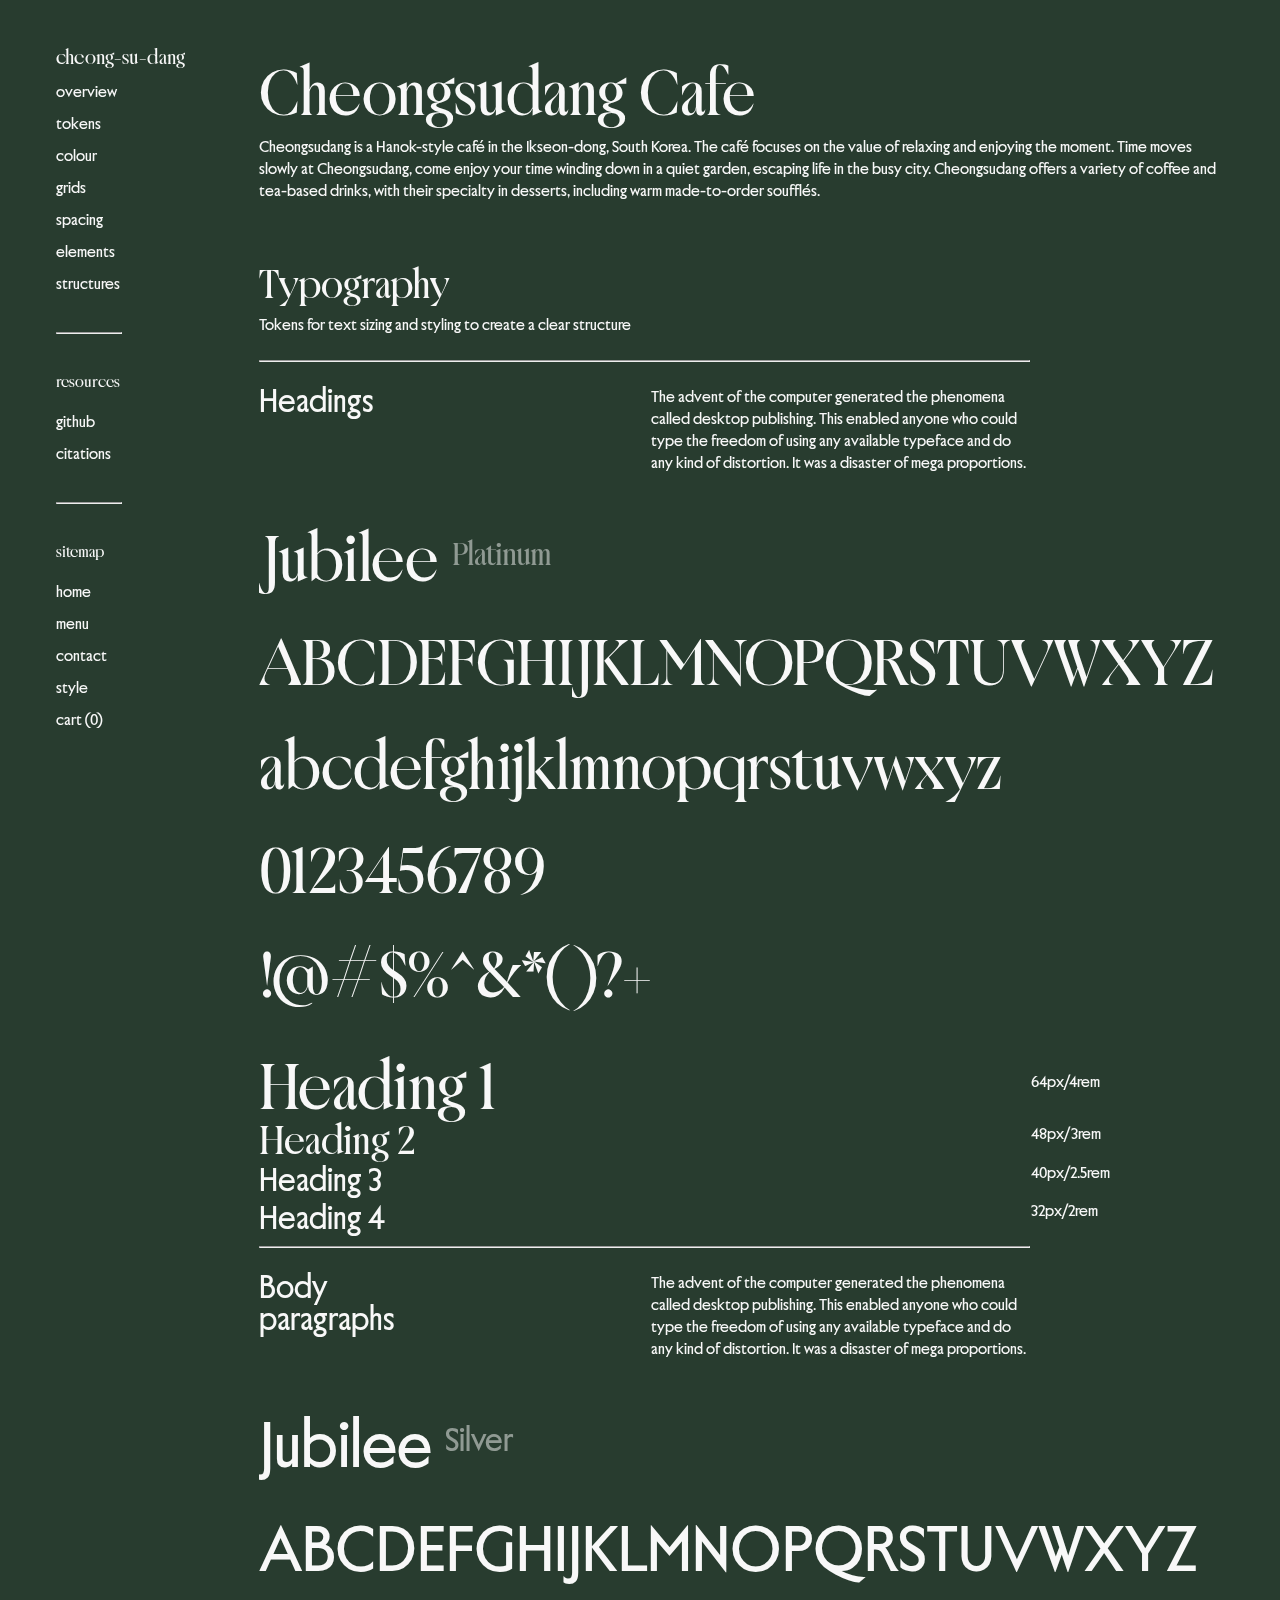
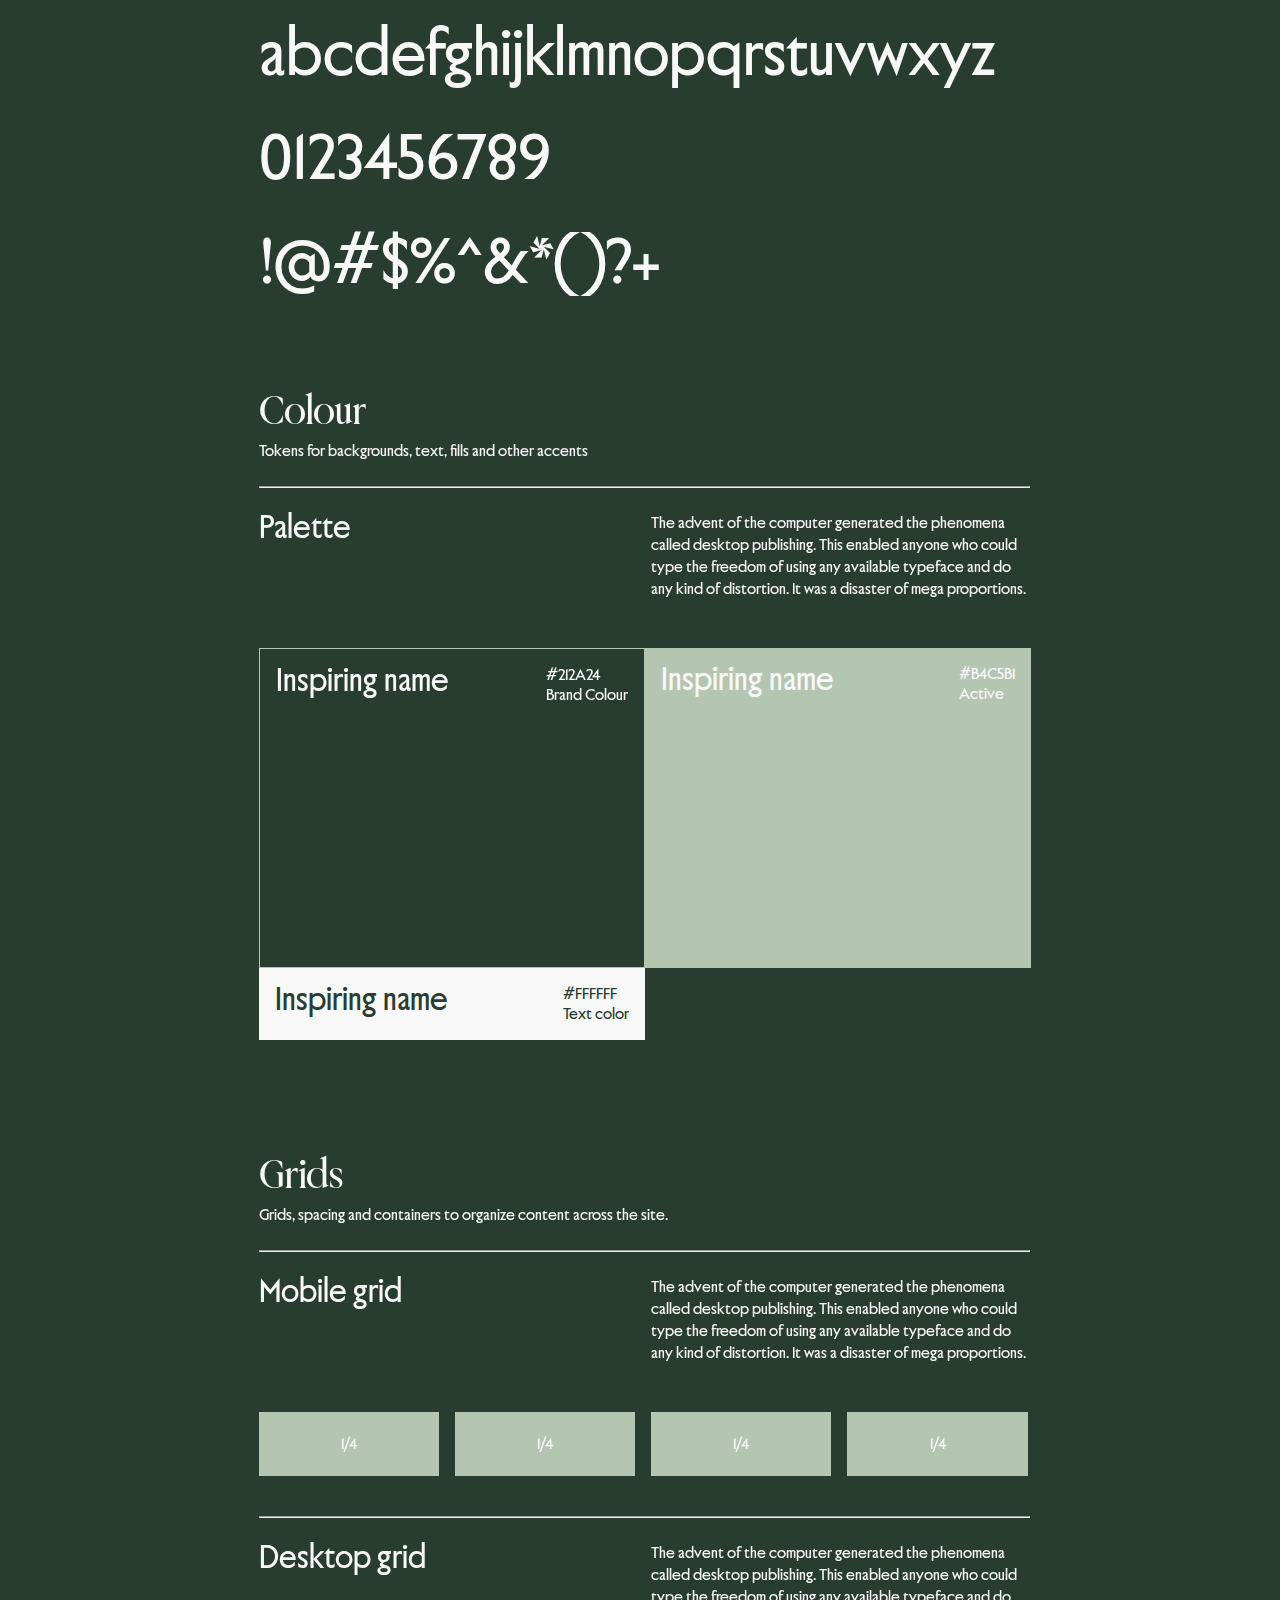
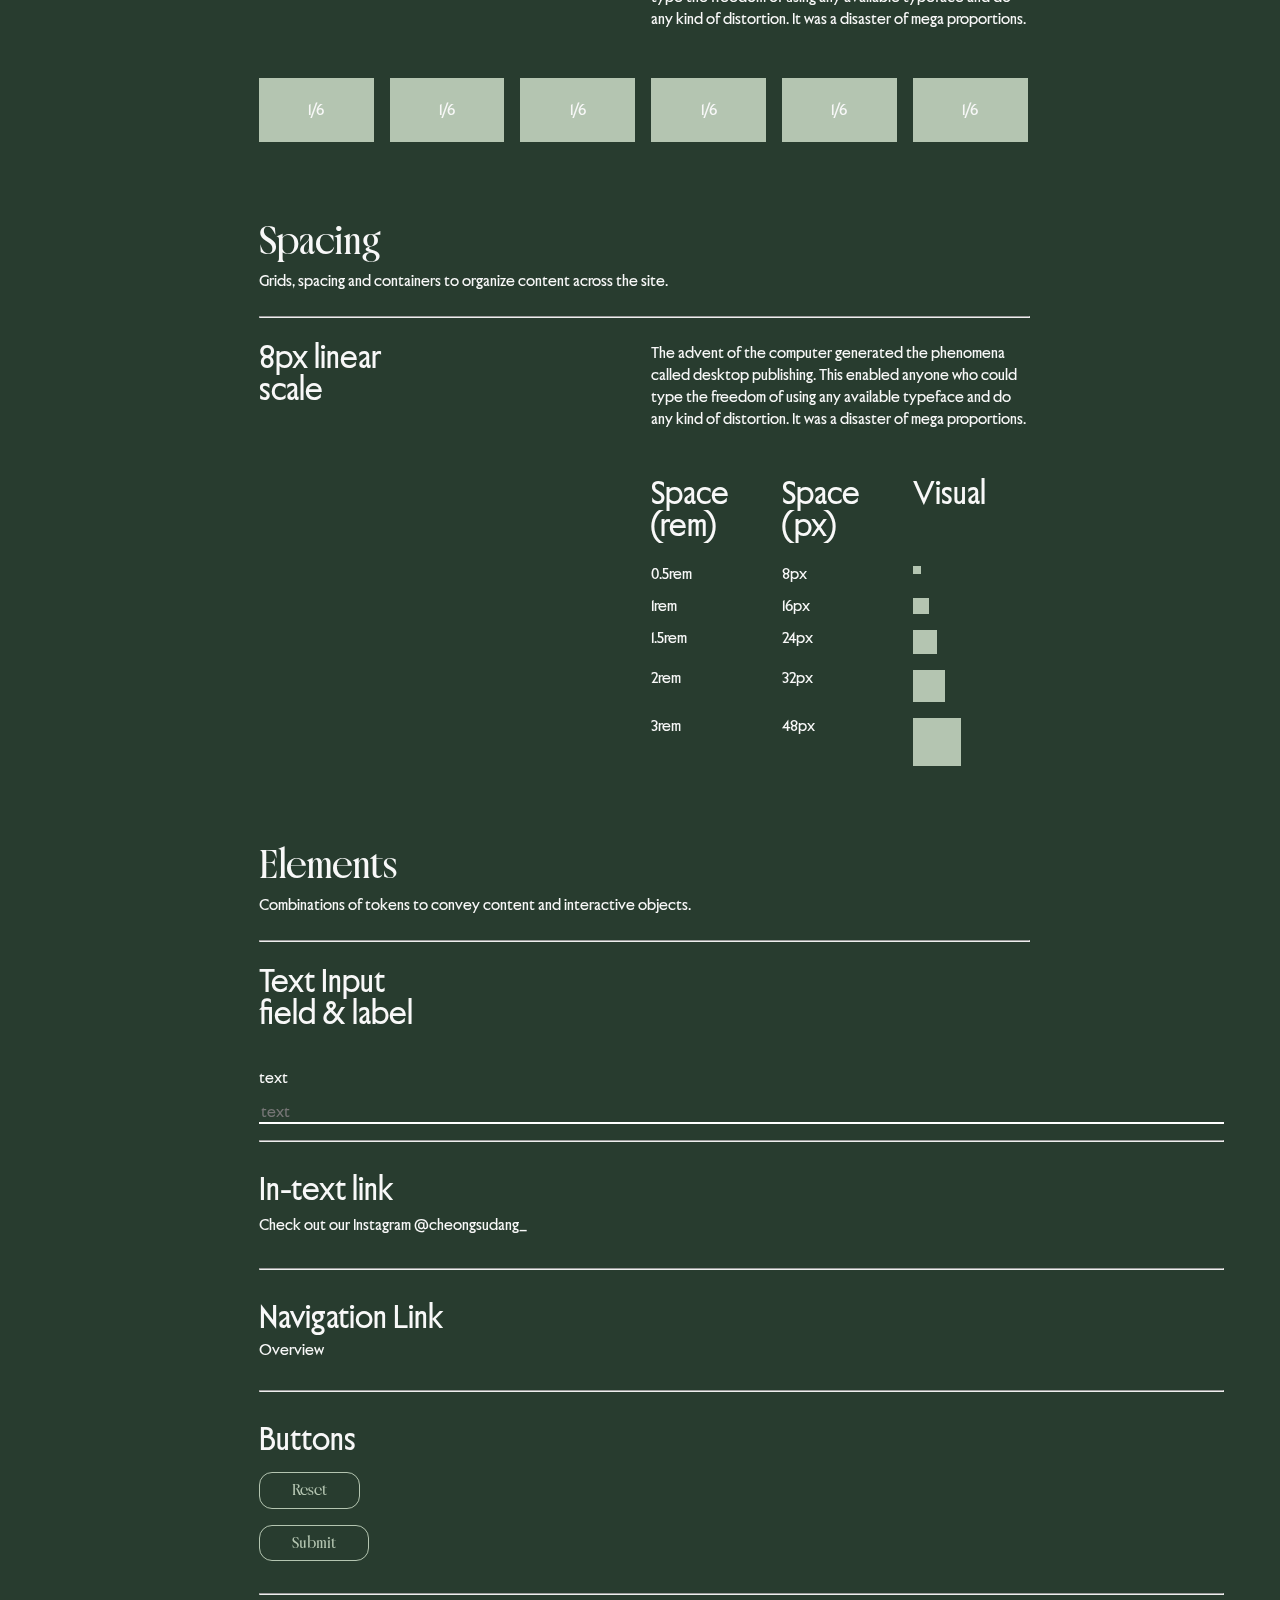
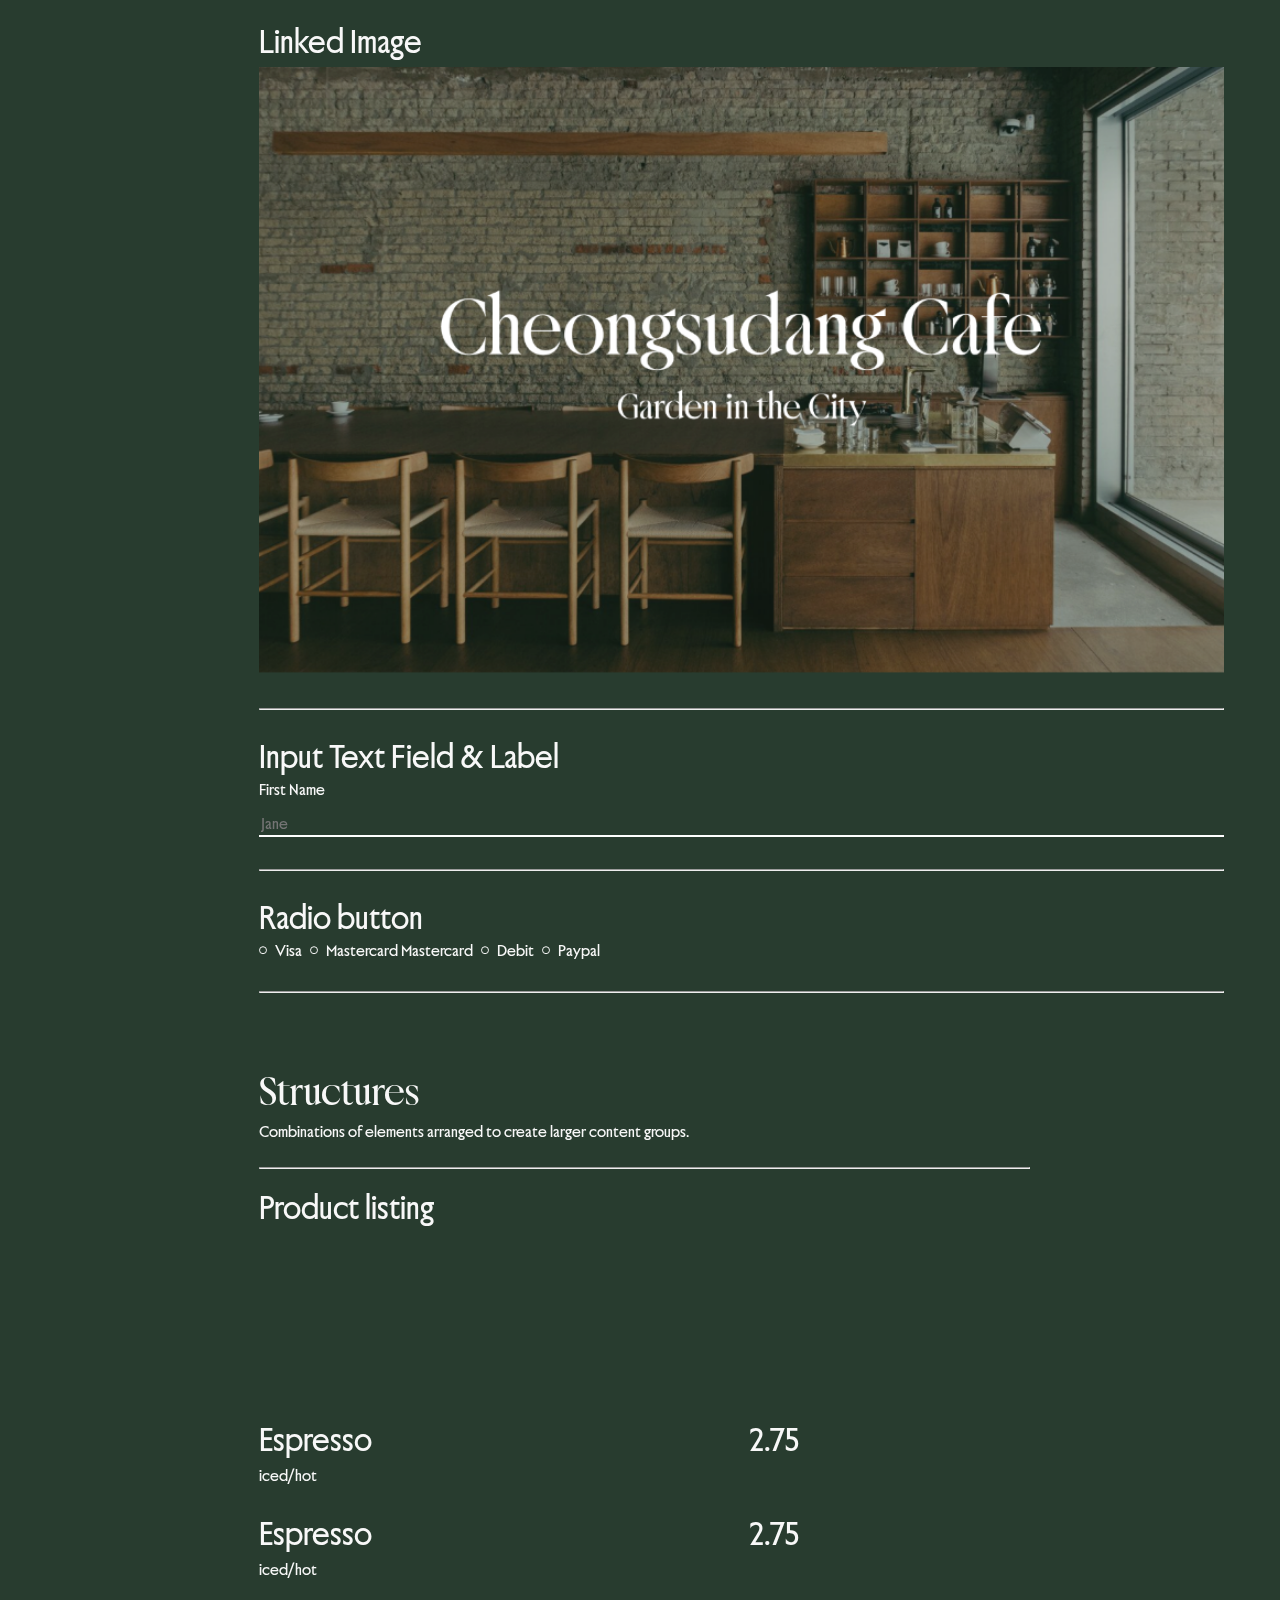
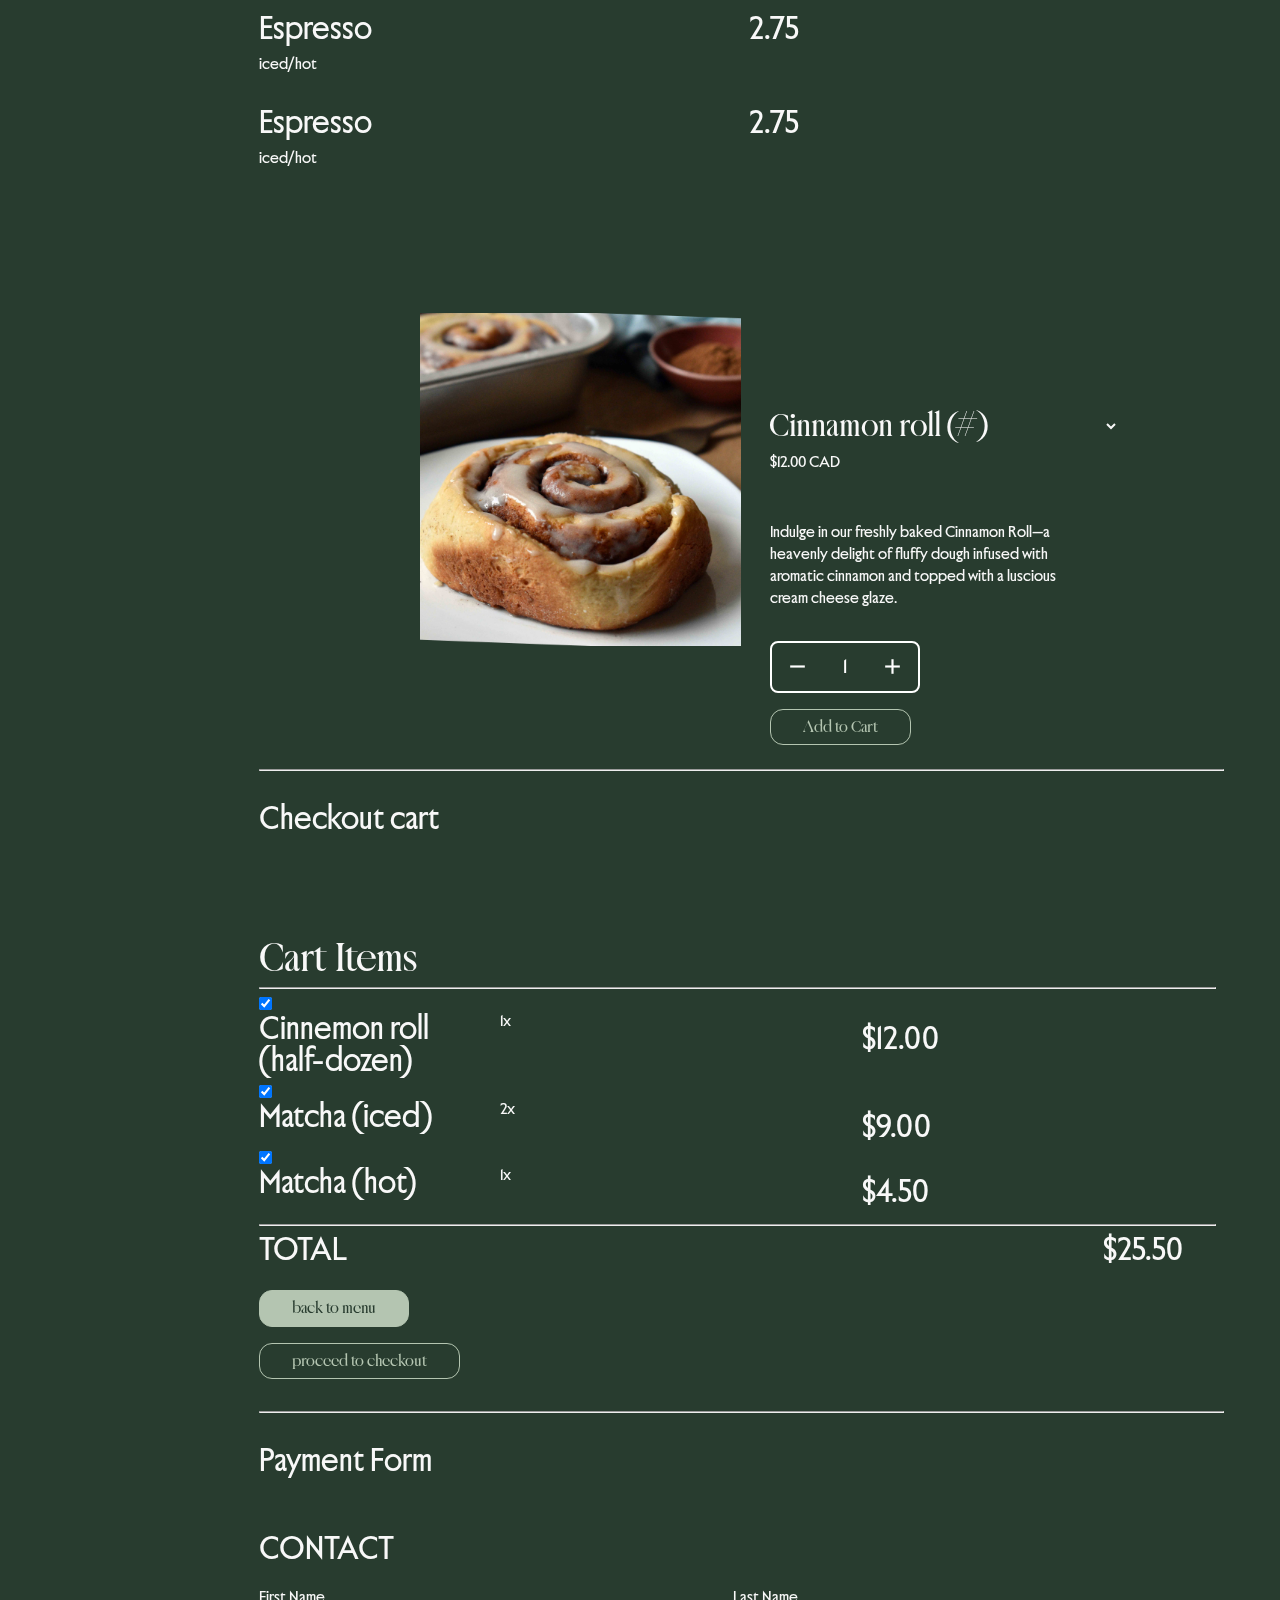
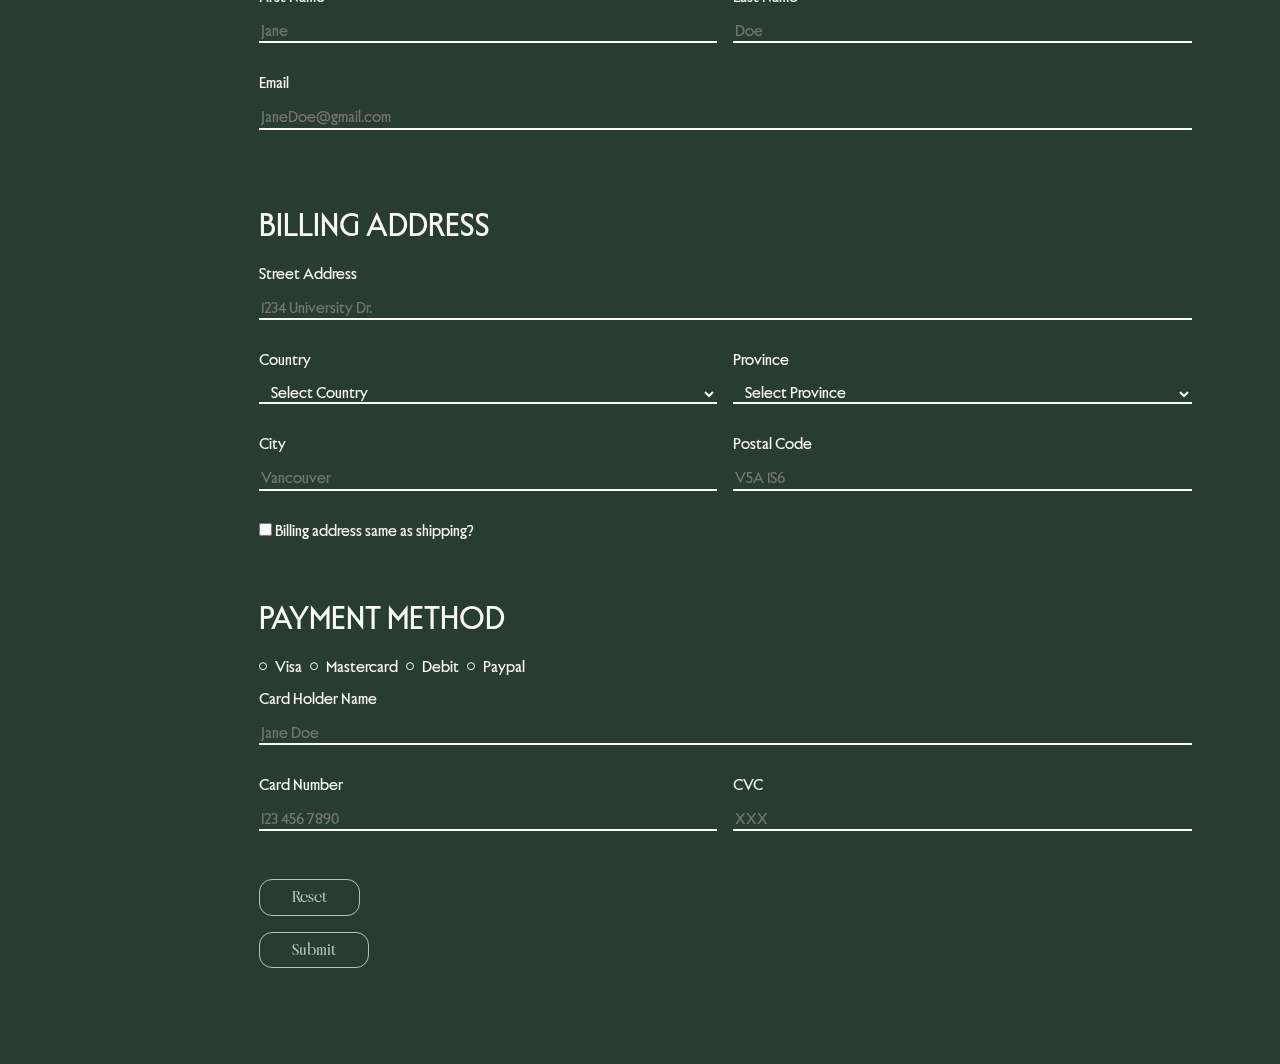
<file: style.html>
<!DOCTYPE html>
<html lang="en">
<head>
    <meta charset="UTF-8">
    <meta name="viewport" content="width=device-width, initial-scale=1.0">
    <link rel="stylesheet" href="./style/normalize.css">
    <link rel="stylesheet" href="./style/main.css">
    <link rel="stylesheet"
          href="https://fonts.googleapis.com/css2?family=Material+Symbols+Outlined:opsz,wght,FILL,GRAD@20..48,100..700,0..1,-50..200"/>
    <script src="/scripts/main.js"></script>
    <title>Style Guide</title>
</head>
<body class="style">
<main>
    <header class="nav">
        <nav class="nav__overlay">
            <a class="nav__overlay__logo" href="/">
                Cheong-su-dang
            </a>
            <div class="nav__overlay__wrapper">
                    <div class="nav__overlay__wrapper__items">
                        <ul>
                            <li>
                                <a href="/style.html" onclick="closeMenu()">Overview</a>
                            </li>
                            <li>
                                <a href="/style.html#typography" onclick="closeMenu()">Tokens</a>
                            </li>
                            <li>
                                <a href="/style.html#colour" onclick="closeMenu()">Colour</a>
                            </li>
                            <li>
                                <a href="/style.html#grids" onclick="closeMenu()">Grids</a>
                            </li>
                            <li>
                                <a href="/style.html#spacing" onclick="closeMenu()">Spacing</a>
                            </li>
                            <li>
                                <a href="/style.html#elements" onclick="closeMenu()">Elements</a>
                            </li>
                            <li>
                                <a href="/style.html#structures" onclick="closeMenu()">Structures</a>
                            </li>
                        </ul>
                    </div>
                    <hr class="nav__overlay__wrapper__divider">
                    <div class="nav__overlay__wrapper__items">
                        <h2>Resources</h2>
                        <ul>
                            <li>
                                <a href="https://github.com/nethen/iat339_p2" target="_blank" onclick="closeMenu()">Github</a>
                            </li>
                            <li>
                                <a href="/style.html#citations" onclick="closeMenu()">Citations</a>
                            </li>
                        </ul>
                    </div>
                    <hr class="nav__overlay__wrapper__divider">
                    <div class="nav__overlay__wrapper__items">
                        <h2>Sitemap</h2>
                        <ul>
                            <li>
                                <a href="index.html" onclick="closeMenu()">Home</a>
                            </li>
                            <li>
                                <a href="menu.html" onclick="closeMenu()">Menu</a>
                            </li>
                            <li>
                                <a href="contact.html" onclick="closeMenu()">Contact</a>
                            </li>
                            <li>
                                <a href="style.html" onclick="closeMenu()">Style</a>
                            </li>
                            <li>
                                <a href="checkout.html" onclick="closeMenu()">Cart (<span>0</span>)</a>
                            </li>
                        </ul>
                    </div>
            </div>

            <!-- SVG icons converted to inline using https://www.bayustudio.com/app/svg-encoder/ -->
            <button class="nav__overlay__menu" onclick="toggleMenu()">
                <svg class="nav__overlay__menu__img nav__overlay__menu__img--active" width="24" height="24"
                     viewBox="0 0 24 24" fill="none" xmlns="http://www.w3.org/2000/svg">
                    <path d="M3 6H21V8H3V6ZM3 11H21V13H3V11ZM3 16H21V18H3V16Z"/>
                </svg>

                <svg class="nav__overlay__menu__img" width="24" height="24" viewBox="0 0 24 24" fill="none"
                     xmlns="http://www.w3.org/2000/svg">
                    <path d="M19 6.41L17.59 5L12 10.59L6.41 5L5 6.41L10.59 12L5 17.59L6.41 19L12 13.41L17.59 19L19 17.59L13.41 12L19 6.41Z"/>
                </svg>
            </button>
        </nav>
    </header>
    <section id="overview">
        <h1>Cheongsudang Cafe</h1>
        <p>Cheongsudang is a Hanok-style café in the Ikseon-dong, South Korea. The café focuses on the value of relaxing
            and enjoying the moment. Time moves slowly at Cheongsudang, come enjoy your time winding down in a quiet
            garden, escaping life in the busy city. Cheongsudang offers a variety of coffee and tea-based drinks, with
            their specialty in desserts, including warm made-to-order soufflés.</p>
    </section>
    <section id="typography">
        <h2>Typography</h2>
        <p>Tokens for text sizing and styling to create a clear structure</p>
        <div class="container">
            <div class="container__desc">
                <hr class="container__desc__divider">
                <h3>Headings</h3>
                <p>
                    The advent of the computer generated the phenomena called desktop publishing.
                    This enabled anyone who could type the freedom of using any available typeface and do any kind of
                    distortion.
                    It was a disaster of mega proportions.
                </p>
            </div>
            <div class="container__display container__display--type container__display--type--platinum">
                <span class="h1">Jubilee <sup>Platinum</sup></span>
                <span class="h1 container__display--type__item container__display--type__item--upper">abcdefghijklmnopqrstuvwxyz</span>
                <span class="h1">abcdefghijklmnopqrstuvwxyz</span>
                <span class="h1">0123456789</span>
                <span class="h1">&excl;&commat;&num;&dollar;&percnt;&Hat;&amp;&ast;&lpar;&rpar;&quest;&plus;</span>
            </div>

            <!-- Headers -->
            <div class="container__type_display container__type_display--platinum">
                <div class="header-grid">
                    <div class="itemLeft">
                        <span class="h1">Heading 1</span>
                    </div>
                    <div class="itemRight">
                        <p>64px/4rem</p>
                    </div>
                    <div class="itemLeft">
                        <span class="h2">Heading 2</span>
                    </div>
                    <div class="itemRight">
                        <p>48px/3rem</p>
                    </div>
                    <div class="itemLeft">
                        <span class="h3">Heading 3</span>
                    </div>
                    <div class="itemRight">
                        <p>40px/2.5rem</p>
                    </div>
                    <div class="itemLeft">
                        <span class="h4">Heading 4</span>
                    </div>
                    <div class="itemRight">
                        <p>32px/2rem</p>
                    </div>
                </div>
            </div>


            <div class="container__desc">
                <hr class="container__desc__divider">
                <h3>Body paragraphs</h3>
                <p>
                    The advent of the computer generated the phenomena called desktop publishing.
                    This enabled anyone who could type the freedom of using any available typeface and do any kind of
                    distortion.
                    It was a disaster of mega proportions.
                </p>
            </div>
            <div class="container__display container__display--type container__display--type--silver">
                <span class="h1">Jubilee <sup>Silver</sup></span>
                <span class="h1 container__display--type__item container__display--type__item--upper">abcdefghijklmnopqrstuvwxyz</span>
                <span class="h1">abcdefghijklmnopqrstuvwxyz</span>
                <span class="h1">0123456789</span>
                <span class="h1">&excl;&commat;&num;&dollar;&percnt;&Hat;&amp;&ast;&lpar;&rpar;&quest;&plus;</span>
            </div>
        </div>
    </section>
    <section id="colour">
        <h2>Colour</h2>
        <p>Tokens for backgrounds, text, fills and other accents</p>
        <div class="container">
            <div class="container__desc">
                <hr class="container__desc__divider">
                <h3>Palette</h3>
                <p>
                    The advent of the computer generated the phenomena called desktop publishing.
                    This enabled anyone who could type the freedom of using any available typeface and do any kind of
                    distortion.
                    It was a disaster of mega proportions.
                </p>
            </div>
            <div class="container__display container__display--color container__display--no_gap">
                <div class="container__display--color__item container__display--color container__display--color__item--bg1">
                    <h4>Inspiring name</h4>
                    <div>
                        <span>#212A24</span>
                        <span>Brand Colour</span>
                    </div>
                </div>
                <div class="container__display--color__item container__display--color__item--bg2">
                    <h4>Inspiring name</h4>
                    <div>
                        <span>#B4C5B1</span>
                        <span>Active</span>
                    </div>
                </div>
                <div class="container__display--color__item container__display--color__item--text">
                    <h4>Inspiring name</h4>
                    <div>
                        <span>#FFFFFF</span>
                        <span>Text color</span>
                    </div>
                </div>
                <!--                <div class="container__display&#45;&#45;color__item container__display&#45;&#45;color__item&#45;&#45;accent1">-->
                <!--                    <h4>Inspiring name</h4>-->
                <!--                    <div>-->
                <!--                        <span>#000000</span>-->
                <!--                        <span>Use case</span>-->
                <!--                    </div>-->
                <!--                </div>-->
                <!--                <div class="container__display&#45;&#45;color__item container__display&#45;&#45;color__item&#45;&#45;accent2">-->
                <!--                    <h4>Inspiring name</h4>-->
                <!--                    <div>-->
                <!--                        <span>#000000</span>-->
                <!--                        <span>Use case</span>-->
                <!--                    </div>-->
                <!--                </div>-->
                <!--                <div class="container__display&#45;&#45;color__item container__display&#45;&#45;color__item&#45;&#45;accent3">-->
                <!--                    <h4>Inspiring name</h4>-->
                <!--                    <div>-->
                <!--                        <span>#000000</span>-->
                <!--                        <span>Use case</span>-->
                <!--                    </div>-->
            </div>
        </div>
        </div>
    </section>
    <section id="grids">
        <h2>Grids</h2>
        <p>Grids, spacing and containers to organize content across the site.</p>
        <div class="container">
            <div class="container__desc">
                <hr class="container__desc__divider">
                <h3>Mobile grid</h3>
                <p>
                    The advent of the computer generated the phenomena called desktop publishing.
                    This enabled anyone who could type the freedom of using any available typeface and do any kind of
                    distortion.
                    It was a disaster of mega proportions.
                </p>
            </div>
            <div class="container__display container__display--grid">
                <div class="container__display--grid__wrapper">
                    <div class="container__display--grid__item">
                        1/4
                    </div>
                    <div class="container__display--grid__item">
                        1/4
                    </div>
                    <div class="container__display--grid__item">
                        1/4
                    </div>
                    <div class="container__display--grid__item">
                        1/4
                    </div>
                </div>
            </div>

            <div class="container__desc">
                <hr class="container__desc__divider">
                <h3>Desktop grid</h3>
                <p>
                    The advent of the computer generated the phenomena called desktop publishing.
                    This enabled anyone who could type the freedom of using any available typeface and do any kind of
                    distortion.
                    It was a disaster of mega proportions.
                </p>
            </div>

            <div class="container__display container__display--grid">
                <div class="container__display--grid__wrapper container__display--grid__wrapper--desktop">
                    <div class="container__display--grid__item">
                        1/6
                    </div>
                    <div class="container__display--grid__item">
                        1/6
                    </div>
                    <div class="container__display--grid__item">
                        1/6
                    </div>
                    <div class="container__display--grid__item">
                        1/6
                    </div>
                    <div class="container__display--grid__item">
                        1/6
                    </div>
                    <div class="container__display--grid__item">
                        1/6
                    </div>
                </div>
            </div>

        </div>
    </section>
    <section id="spacing">
        <h2>Spacing</h2>
        <p>Grids, spacing and containers to organize content across the site.</p>
        <div class="container">
            <div class="container__desc">
                <hr class="container__desc__divider">
                <h3>8px linear scale</h3>
                <p>
                    The advent of the computer generated the phenomena called desktop publishing.
                    This enabled anyone who could type the freedom of using any available typeface and do any kind of
                    distortion.
                    It was a disaster of mega proportions.
                </p>
            </div>
            <div class="container__display container__display--spacing">
                <div class="container__display--spacing__item">
                    <h4>Space (rem)</h4>
                    <h4>Space (px)</h4>
                    <h4>Visual</h4>
                </div>
                <div class="container__display--spacing__item">
                    <span>0.5rem</span>
                    <span>8px</span>
                    <div class="container__display--spacing__item__sample container__display--spacing__item__sample--1"></div>
                </div>
                <div class="container__display--spacing__item">
                    <span>1rem</span>
                    <span>16px</span>
                    <div class="container__display--spacing__item__sample container__display--spacing__item__sample--2"></div>
                </div>
                <div class="container__display--spacing__item">
                    <span>1.5rem</span>
                    <span>24px</span>
                    <div class="container__display--spacing__item__sample container__display--spacing__item__sample--3"></div>
                </div>
                <div class="container__display--spacing__item">
                    <span>2rem</span>
                    <span>32px</span>
                    <div class="container__display--spacing__item__sample container__display--spacing__item__sample--4"></div>
                </div>
                <div class="container__display--spacing__item">
                    <span>3rem</span>
                    <span>48px</span>
                    <div class="container__display--spacing__item__sample container__display--spacing__item__sample--5"></div>
                </div>
            </div>
        </div>
    </section>
    <section id="elements">
        <h2>Elements</h2>
        <p>Combinations of tokens to convey content and interactive objects.</p>
        <div class="container">

            <div class="container__desc">
                <hr class="container__desc__divider">
                <h3>Text Input field & label</h3>
            </div>
            <label class="label__text__input" for="exampletext">text</label>
            <input class="label__text__input text__input" type="text" id="exampletext" name="exampletext"
                   placeholder="text">


            <!-- in-text link -->
            <hr class="topSectionLine">
            <h3>In-text link</h3>
            <p>
                Check out our Instagram <a target="_blank" href="https://www.instagram.com/cheongsudang_/">@cheongsudang_</a>
            </p>

            <!-- navigation link -->

            <hr class="sectionLine">
            <h3>Navigation Link</h3>
            <nav>
                <a href="/style.html" onclick="closeMenu()">Overview</a>
            </nav>

            <!-- buttons -->
            <hr class="sectionLine">
            <h3>Buttons</h3>
            <button class="button L">Reset</button>
            <button class="button R" onclick="alert('Success! you have submitted')">Submit</button>


            <!-- linked img -->
            <hr class="sectionLine">
            <h3>Linked Image</h3>
            <a target="_blank" href="https://www.instagram.com/cheongsudang_/">
                <img src="assets/img/GardenInTheCity.png" alt="AmorePacific Skincare Products" width="438" height="275">
            </a>

            <!-- Input field and label -->
            <hr class="sectionLine">
            <h3>Input Text Field & Label</h3>

            <label class="label__text__input" for="exampletext">First Name</label>
            <input class="label__text__input text__input" type="text" id="exampletext" name="exampletext"
                   placeholder="Jane">

            <!-- radio button -->
            <hr class="sectionLine">
            <h3>Radio button</h3>

            <div class="input__radio__overlay">
                <div>
                    <input type="radio" id="visaexample" name="radioexample">
                </div>
                <div>
                    <label for="visaexample">Visa</label>
                </div>
                <div>
                    <input class="" type="radio" id="masterexample" name="radioexample">
                </div>
                <div>


                    <label for="masterexample">Mastercard</label>

                    <label for="visaexample">Mastercard</label>

                </div>
                <div>
                    <input class="" type="radio" id="debitexample" name="radioexample">
                </div>
                <div>
                    <label for="debitexample">Debit</label>
                </div>
                <div>
                    <input class="" type="radio" id="paypalexample" name="radioexample">
                </div>
                <div>
                    <label for="paypalexample">Paypal</label>
                </div>
            </div>
            <hr class="sectionLine">
        </div>
    </section>


    <section id="structures">
        <h2>Structures</h2>
        <p>Combinations of elements arranged to create larger content groups.</p>

        <div class="container">
            <div class="container__desc">
                <hr class="container__desc__divider">
                <h3>Product listing</h3>
            </div>

            <div class="menu-listings">
                <div class="menu-items">
                    <div class="menu-image-mobile">
                        <img src="assets/img/pexels-karolina-grabowska-4195601.jpg">
                    </div>

                    <div>
                        <div class="menu-item-name">
                            <a href="productPageDrink.html"><img src="assets/img/pexels-karolina-grabowska-4195601.jpg"
                                                                 class="popup-image menu-image-desktop"></a>
                            <a href="productPageDrink.html"><h4>Espresso</h4></a>
                        </div>

                        <div class="menu-item-descriptor">
                            <p>iced/hot</p>
                        </div>
                    </div>

                    <div class="menu-item-price">
                        <h4>2.75</h4>
                    </div>

                    <div class="menu-image-mobile">
                        <img src="assets/img/pexels-karolina-grabowska-4195601.jpg">
                    </div>

                    <div>
                        <div class="menu-item-name">
                            <a href="productPageDrink.html"><img src="assets/img/pexels-karolina-grabowska-4195601.jpg"
                                                                 class="popup-image menu-image-desktop"></a>
                            <a href="productPageDrink.html"><h4>Espresso</h4></a>
                        </div>

                        <div class="menu-item-descriptor">
                            <p>iced/hot</p>
                        </div>
                    </div>

                    <div class="menu-item-price">
                        <h4>2.75</h4>
                    </div>

                    <div class="menu-image-mobile">
                        <img src="assets/img/pexels-karolina-grabowska-4195601.jpg">
                    </div>

                    <div>
                        <div class="menu-item-name">
                            <a href="productPageDrink.html"><img src="assets/img/pexels-karolina-grabowska-4195601.jpg"
                                                                 class="popup-image menu-image-desktop"></a>
                            <a href="productPageDrink.html"><h4>Espresso</h4></a>
                        </div>

                        <div class="menu-item-descriptor">
                            <p>iced/hot</p>
                        </div>
                    </div>

                    <div class="menu-item-price">
                        <h4>2.75</h4>
                    </div>

                    <div class="menu-image-mobile">
                        <img src="assets/img/pexels-karolina-grabowska-4195601.jpg">
                    </div>

                    <div>
                        <div class="menu-item-name">
                            <a href="productPageDrink.html"><img src="assets/img/pexels-karolina-grabowska-4195601.jpg"
                                                                 class="popup-image menu-image-desktop"></a>
                            <a href="productPageDrink.html"><h4>Espresso</h4></a>
                        </div>

                        <div class="menu-item-descriptor">
                            <p>iced/hot</p>
                        </div>
                    </div>

                    <div class="menu-item-price">
                        <h4>2.75</h4>
                    </div>
                </div>

            </div>



<!--            <div class="container__grid&#45;&#45;2">-->
<!--                <div>-->
<!--                    <img src="assets/img/large_totebag.png">-->
<!--                </div>-->
<!--                <div class="container__product__page__details">-->
<!--                    <h2>Canvas Tote Bag</h2>-->
<!--                    <p>$20 CAD</p>-->
<!--                    <br>-->
<!--                    <p>This is a laptop utility totebag, suitable for any occasions. Durable, lightweight yet-->
<!--                        practical.</p>-->
<!--                    <br>-->
<!--                    <a href="#"><p>view full detail description</p></a>-->
<!--                    <button class="button R" onclick="alert('You have added a Tote Bag to Cart!')">Add to cart</button>-->
<!--                </div>-->
<!--            </div>-->

            <section id="productPage">
                <div class="productSectionAll">
                    <div class="productImg">
                        <img src="assets/img/cinnemonSmall.png" alt="Cheongsudang Cafe">
                    </div>

                    <form class="productInfo">
                        <div class="productName">
                            <!-- source for drop down: https://www.w3schools.com/Css/css_dropdowns.asp  -->
                            <select class="label__text__input1 text__input_drop1" name="Flavour" id="product-form">
                                <option value="Iced">Cinnamon roll (#)</option>
                                <option value="Iced">Cinnamon (half-dozen)</option>
                                <option value="hot">Cinnamon (dozen)</option>
                            </select>
                        </div>

                        <div class="productPrice">
                            <p>$12.00 CAD</p>
                        </div>

                        <div class="productDesc">
                            <p>Indulge in our freshly baked Cinnamon Roll—a heavenly delight of fluffy dough infused with
                                aromatic cinnamon and topped with a luscious cream cheese glaze.</p>
                            <!-- Quantity Counter https://dev.to/stackfindover/products-quantity-counter-using-html-css-javascript-663 -->
                            <div class="counter">
                        <span class="down" onClick='decreaseCount(event, this)'><span class="material-symbols-outlined">
remove
</span></span>
                                <input type="text" value="1">
                                <span class="up" onClick='increaseCount(event, this)'><span class="material-symbols-outlined">
add
</span></span>
                            </div>
                            <button class="button productButton" type="submit" onclick="alert('Success! added to cart')">Add to
                                Cart
                            </button>
                        </div>


                    </form>

                </div>
            </section>
            <hr class="topSectionLine">

            <h3>Checkout cart</h3>

            <div class="">
                <!-- item 1 in cart -->
                <section id="checkoutItemPage">
                    <div class="checkout-top">
                        <h2 class="Cart-top">Cart Items</h2>
                    </div>

                    <div class="breakLine">
                        <hr>
                    </div>

                    <!-- items -->
                    <div class="item-con">
                        <div class="checkoutCheck">
                            <input type="checkbox" name="items" value="menuItemCheck" checked>
                        </div>

                        <h5 class="itemName">Cinnemon roll (half-dozen)</h5>
                        <h5 class="itemQuantity">1x</h5>
                        <h5 class="itemPrice">$12.00</h5>
                        <!-- <h5 class="itemRemove">remove</h5> -->
                    </div>

                    <div class="item-con">
                        <div class="checkoutCheck">
                            <input type="checkbox" name="items" value="menuItemCheck" checked>
                        </div>

                        <h5 class="itemName">Matcha (iced)</h5>
                        <h5 class="itemQuantity">2x</h5>
                        <h5 class="itemPrice">$9.00</h5>
                        <!-- <h5 class="itemRemove">remove</h5> -->
                    </div>

                    <div class="item-con">
                        <div class="checkoutCheck">
                            <input type="checkbox" name="items" value="menuItemCheck" checked>
                        </div>

                        <h5 class="itemName">Matcha (hot)</h5>
                        <h5 class="itemQuantity">1x</h5>
                        <h5 class="itemPrice">$4.50</h5>
                        <!-- <h5 class="itemRemove">remove</h5> -->
                    </div>

                    <div class="breakLine">
                        <hr>
                    </div>

                    <!-- total -->
                    <div class="item-con">
                        <h5 class="totalItemName">TOTAL</h5>
                        <h5 class="totalItemPrice">$25.50</h5>
                    </div>

                    <!-- how to get button acting like a link onclick https://www.w3schools.com/jsref/prop_loc_href.asp -->
                    <!-- return to menu button -->
                    <button class="paymentButton backToMenu" type="button" value="returnBack"
                            onclick="location.href='menu.html'">back to menu
                    </button>

                    <!-- proceed to checkout button -->
                    <button class="paymentButton proceedToCheckout" onclick="location.href='paymentDetails.html'"
                            type="submit" target="_blank">proceed to checkout
                    </button>
                </section>
            </div>


            <hr class="sectionLine">
            <h3>Payment Form</h3>
            <!-- grid  -->
            <form method="post" action="#">
                <div class="grid-con">
                    <h3 class="itemLeft h3-payment">CONTACT</h3>

                    <!-- first name -->
                    <div class="itemLeft">
                        <label class="label__text__input" for="payment-form">First Name</label>
                        <input class="label__text__input text__input" type="text" id="payment-form" name="payment-form"
                               placeholder="Jane">
                    </div>

                    <!-- last name -->
                    <div class="itemRight">
                        <label class="label__text__input" for="payment-form">Last Name</label>
                        <input class="label__text__input text__input" type="text" id="payment-form" name="payment-form"
                               placeholder="Doe">
                    </div>

                    <!-- email -->
                    <div class="itemLong">
                        <label class="label__text__input" for="payment-form">Email</label>
                        <input class="label__text__input text__input_long" type="text" id="payment-form"
                               name="payment-form" placeholder="JaneDoe@gmail.com">
                    </div>


                    <!-- biling -->
                    <h3 class="itemLeft h3-payment">BILLING ADDRESS</h3>

                    <div class="itemLong">
                        <label class="label__text__input" for="payment-form">Street Address</label>
                        <input class="label__text__input text__input_long" type="text" id="payment-form"
                               name="payment-form" placeholder="1234 University Dr.">
                    </div>

                    <div class="itemLeft">
                        <label class="label__text__input" for="payment-form">Country</label>

                        <!-- source for drop down: https://www.w3schools.com/Css/css_dropdowns.asp -->
                        <select class="label__text__input text__input_drop" name="country" id="payment-form">
                            <option value="Select Country">Select Country</option>
                            <option value="Canada">Canada</option>
                            <option value="International">International</option>
                        </select>
                    </div>

                    <div class="itemRight">
                        <label class="label__text__input" for="payment-form">Province</label>

                        <!-- source for drop down: https://www.w3schools.com/Css/css_dropdowns.asp -->
                        <select class="label__text__input text__input_drop" name="province" id="payment-form">
                            <option value="Select Province">Select Province</option>
                            <option value="BC">BC</option>
                            <option value="Alberta">Alberta</option>
                            <option value="Saskatchewan">Saskatchewan</option>
                            <option value="Manitoba">Manitoba</option>
                            <option value="Ontario">Ontario</option>
                            <option value="Quebec">Quebec</option>
                            <option value="Internatinoal">International</option>
                        </select>
                    </div>

                    <div class="itemLeft">
                        <label class="label__text__input" for="payment-form">City</label>
                        <input class="label__text__input text__input" type="text" id="payment-form" name="payment-form"
                               placeholder="Vancouver">
                    </div>

                    <div class="itemRight">
                        <label class="label__text__input" for="payment-form">Postal Code</label>
                        <input class="label__text__input text__input" type="text" id="payment-form" name="payment-form"
                               placeholder="V5A 1S6">
                    </div>

                    <div class="itemLeft">
                        <input type="checkbox" name="items" value="SameAsBillingAddress" notchecked> Billing address
                        same as shipping?
                    </div>

                    <h3 class="itemLeft h3-payment">PAYMENT METHOD</h3>

                    <div class="itemLong">
                        <div class="input__radio__overlay">
                            <div>
                                <input type="radio" id="visaexample" name="radioexample">
                            </div>
                            <div>
                                <label for="visaexample">Visa</label>
                            </div>
                            <div>
                                <input class="" type="radio" id="masterexample" name="radioexample">
                            </div>
                            <div>
                                <label for="visaexample">Mastercard</label>
                            </div>
                            <div>
                                <input class="" type="radio" id="debitexample" name="radioexample">
                            </div>
                            <div>
                                <label for="visaexample">Debit</label>
                            </div>
                            <div>
                                <input class="" type="radio" id="paypalexample" name="radioexample">
                            </div>
                            <div>
                                <label for="visaexample">Paypal</label>
                            </div>
                        </div>
                    </div>

                    <div class="itemLong">
                        <label class="label__text__input" for="payment-form">Card Holder Name</label>
                        <input class="label__text__input text__input_long" type="text" id="payment-form"
                               name="payment-form" placeholder="Jane Doe">
                    </div>

                    <div class="itemLeft">
                        <label class="label__text__input" for="payment-form">Card Number</label>
                        <input class="label__text__input text__input" type="text" id="payment-form" name="payment-form"
                               placeholder="123 456 7890">
                    </div>

                    <div class="itemRight">
                        <label class="label__text__input" for="payment-form">CVC</label>
                        <input class="label__text__input text__input" type="text" id="payment-form" name="payment-form"
                               placeholder="XXX">
                    </div>

                    <div class="itemLeft">
                        <button class="button L" type="reset">Reset</button>
                        <button class="button R" type="submit" onclick="alert('Success! you have submitted')">Submit
                        </button>
                    </div>
                </div>

            </form>

    </section>
</main>
</body>
</html>
</file>
<file: style/main.css>
@font-face {
    font-family: "Jubilee";
    src: url(../assets/fonts/OTJubilee-Silver.woff);
    font-weight: 400;
}


@font-face {
    font-family: "Jubilee Platinum";
    src: url(../assets/fonts/OTJubilee-Platinum.woff);
    font-weight: 400;
}

/*  CSS variables learned from Mozilla docs
    https://developer.mozilla.org/en-US/docs/Web/CSS/Using_CSS_custom_properties */
:root {
    --bg-color1: #283C2F;
    --bg-color2: #B4C5B1;
    --text-primary: #f8f8f8;
    ---text-secondary: #555555;
    --accent1: #F36364;
    --accent2: #AF5652;
    --accent3: #6C4941;
}

* {
    box-sizing: border-box;
}

html {
    scroll-behavior: smooth;
}

body {
    font-family: "Jubilee";
    line-height: 1;
    position: relative;
    color: var(--text-primary);
    padding-bottom: 4rem;
    background: var(--bg-color1);
}

main > .background{
    position: fixed;
    top: 0;
    left: 0;
    right: 0;
    bottom: 0;
}

main > picture.background{
    position: fixed;
    top: 0;
    left: 0;
    right: 0;
    bottom: 0;
    background: transparent;
}

main > picture.background img{
    width: 100%;
    height: 100%;
    object-fit: cover;
    filter: brightness(0.5);
}

.productBackground{
    display:none;
}

h1, h2, h3, h4, h5, h6, p {
    margin-top: 0;
    margin-bottom: 0.25rem;
    font-weight: 400;
}

h1, h2, h3, h4, .h1, .h2, .h3, .h4 {
    font-family: "Jubilee Platinum";
}

h1, .h1 {
    font-size: 7.5vw;
    margin-bottom: 0.5rem;
    grid-column: 1/-1;
}

h2, .h2 {
    font-size: 3rem;
    margin-bottom: 0.5rem;
}

h3, .h3 {
    font-family: "Jubilee";
    font-size: 2rem;
    margin-bottom: 0.5rem;
}

h4, .h4 {
    font-family: "Jubilee";
    font-size: 2rem;
    margin-bottom: 0.5rem;
}

h5, .h5{
    font-family: "Jubilee";
    font-size: 1rem;
    margin-bottom: 0.5rem;
}

p {
    line-height: 1.375;
    margin-bottom: 1rem;
}

.lower{
    text-transform: lowercase;
}

body:not(.style, .home) main > header {

    position: fixed;
    top: 0;
    left: 0;
    right: 0;
    padding: 1rem;
    background: var(--bg-color1);
    z-index: 50;
}
body.home main > header {

    position: relative;
    top: 0;
    left: 0;
    right: 0;
    padding: 1rem;
    /* background: var(--bg-color1); */
    z-index: 50;
}

body.style main > header,
main > section {
    grid-column: 1/-1;
    padding: 1rem;
}

body:not(.style) main > section {
    display: grid;
    grid-template-columns: repeat(4, minmax(0, 1fr));
    gap: 1rem;
}

section.menu-listings {
    padding-top: 5rem;
    grid-column: 1 / -1; /* Extend the grid column to full width */
    display: grid;
    grid-template-columns: repeat(auto-fit, minmax(0, 1fr)); /* Adjust the grid template columns */
    gap: 1rem;
}

.menu-items {
    margin-top: 5rem;
    grid-column: 1/-1;
    display: grid;
    grid-template-columns: repeat(2, minmax(0, 1fr));
    gap: 1rem;
    grid-template-rows: auto;
}

.menu-listings {
    padding-top: 5rem;
    grid-column: 1;
}

.menu-item-name {
    grid-column: 1;
}

.menu-item-descriptor {
    grid-column: 1;
}

.menu-item-price{
    grid-column: 2;
}

.menu-selection-item {
    text-decoration: underline;
}

.menu-section {
    display: none;
}

.menu-section.active {
    display: block;
}

#menu-type-selection{
    margin-top: 10rem;
}

img {
    width: 100%;
    height: auto;
}

.news__item__preview:hover,.news__item__preview:focus,.news__item__preview:active{
    opacity: 0.8;
    transition: background-color 0.5s ease-out;
}

.menu-image-mobile{
    grid-column: 1/-1;
    width: 75%;
}

.menu-image-desktop{
    display: none;
}

#menu-listing-selection-padding{
    margin-top: 10rem;
}


.menu-select{
    position: relative;
    font-family: "Jubilee Platinum";
    color:white;
    font-size: 7.5vw;
    width: 400%;
    background-color: #283C2F;
    border-color:transparent;
}

/*hides original select element*/

.menu-select select {
    display: none;
}

body:not(.style) .nav{
    overflow-y: hidden;
}

.nav .nav__background{
    position:absolute;
    height: 100vh;
    top: 0;
    left: 0;
    right: 0;
    bottom: 0;
    /* opacity: 50%; */
}

.nav .nav__background img{
    width: 100%;
    height: 100%;
    object-fit: cover;
    filter: brightness(0.5);
}

.nav__overlay {
    display: flex;
    position: relative;
    justify-content: space-between;;
    align-items: center;
    overflow: auto;
}

.nav .nav__overlay .nav__overlay__logo {
    font-family: "Jubilee Platinum";
    font-size: 1.25rem;
    text-transform: lowercase;
    text-decoration: none;
    color: var(--text-primary);
}

.nav .nav__overlay__wrapper {
    display: none;
    position: fixed;
    padding: 2rem 1rem;

    flex-direction: column;
    /* justify-content: end; */

    gap: 2rem;
    top: 0;
    margin-top: 3.5rem;
    left: 0;
    right: 0;
    bottom: 0;
    z-index: 50;
    /* background-position: 0 -3rem; */
}

.nav .nav__overlay__wrapper__background{
    position: absolute;
    /* padding: 2rem 1rem; */
    top: -3.5rem;
    left: 0;
    right: 0;
    height: 100vh;
    /* bottom: 0; */
}

.nav .nav__overlay__wrapper__background img{
    width: 100%;
    height: 100%;
    object-fit: cover;
    filter: brightness(0.5);
}

.nav .nav__overlay__wrapper .nav__overlay__wrapper__items {
    display: flex;
    flex-direction: column;

    gap: 2rem;
    width: fit-content;
}

.nav .nav__overlay__wrapper hr.nav__overlay__wrapper__divider {
    display: block;
    color: var(--text-primary);
    width: 100%;
    max-width: 4rem;
    margin-inline: 0;

}

.nav .nav__overlay__wrapper .nav__overlay__wrapper__items,
.nav .nav__overlay__wrapper .nav__overlay__wrapper__items ul {
    display: flex;
    list-style-type: none;
    margin-block: 0;
    margin-inline: 0;
    padding-inline-start: 0;
    flex-direction: column;
    overflow-y: hidden;
    /* justify-content: end; */
    text-transform: lowercase;
    gap: 1rem;
}

.nav .nav__overlay__wrapper .nav__overlay__wrapper__items h2 {
    font-size: 1rem;
}

.nav .nav__overlay__wrapper.nav__overlay__wrapper--active {
    display: flex;
    overflow: auto;
}

body:not(.home) .nav .nav__overlay__wrapper.nav__overlay__wrapper--active {
    background: var(--bg-color1);
}

.nav .nav__overlay__wrapper .nav__overlay__wrapper__items .nav__overlay__wrapper__items__group a {
    display: block;
    color: var(--text-primary);
    opacity: 63%;
    width: 100%;
}

.nav .nav__overlay button.nav__overlay__menu {
    display: block;
    padding: 0;
    line-height: 1;
    background: none;
    border: none;
    cursor: pointer;
}

.nav .nav__overlay button.nav__overlay__menu svg {
    display: none;
    fill: var(--text-primary);
}

.nav .nav__overlay button.nav__overlay__menu svg.nav__overlay__menu__img--active {
    display: block;
}


/* main > .shadow{
    position: fixed;
    top: 0;
    left: 0;
    right: 0;
    bottom: 0;
    background: #0000004F;
    transition: background 0.3s ease;
}

.nav .shadow{
    position: absolute;
    top: 0;
    left: 0;
    right: 0;
    bottom: 0;
    background: #0000004F;
    transition: background 0.3s ease;
}

.shadow.shadow--active{
    background: #0000007F;
} */

main > section {
    position: relative;
}

main > section.hero {

    min-height: calc(100vh - 4rem);
    align-items: end;
    transition: background 0.3s ease;
}

main > section.hero.hero--active {
    background: white;
}


main > section.hero .hero__location {
    position: fixed;
    left: 0;
    right: 0;
    bottom: 0rem;
    padding: 1rem;
    background: var(--bg-color1);
    display: grid;
    grid-template-columns: repeat(4, minmax(0, 1fr));
    gap : 0.5rem;
    overflow-y: hidden;
    z-index: 50;
}

main > section.hero .hero__location *{
    position: relative;
}

main > section.hero .hero__location__background{
    position:absolute;
    height: 100vh;
    left: 0;
    right: 0;
    bottom: 0;
}

main > section.hero .hero__location__background img{
    width: 100%;
    height: 100%;
    object-fit: cover;
    filter: brightness(0.5);
    gap: 0.5rem;
}

main > section.hero .hero__location a {
    grid-column: 2/-1;
}


/* main > section.news{
    min-height: 100vh;
    position: relative;
} */


main > section.news .news__nav{
    /* position: sticky; */
    display: none;
    top: 4rem;

    height: fit-content;
    grid-column: 1/-1;
}

main > section.news .news__item {
    grid-column: 1/-1;
    min-height: 1rem;
    position: relative;
}

main > section.news .news__item .news__item__preview img{
    width: 100%;
    height: 100%;
    object-fit: cover;
    filter:brightness(0.5)
}

main > section.news .news__item .news__item__desc{
    position: absolute;
    bottom: 0;
    padding: 0.5rem;
}


.news .news__nav ul{
    display: flex;
    list-style-type: none;
    margin-block: 0;
    margin-inline: 0;
    padding-inline-start: 0;
    /* flex-direction: column; */
    /* justify-content: end; */
    text-transform: lowercase;
    gap: 1rem;
}

.news .news__nav ul li{
    flex-grow: 1;
}

.news .news__nav ul li a{
    display: block;
    flex-grow: 1;
    background: var(--bg-color2);
    opacity: 50%;
}

.news .news__nav ul li a.active{
    opacity: 100%;
}

main > section[id] .container .container__desc .container__desc__divider {
    color: var(--text-primary);
    width: 100%;
}

main > section[id] .container .container__desc {
    display: flex;
    flex-direction: column;
    gap: 0.5rem;
    margin-bottom: 2rem;
}

main > section[id] .container .container__display {
    margin-bottom: 2rem;
}

main > section[id] .container .container__display.container__display--type {
    margin-bottom: 2rem;
}

main > section[id] .container .container__display.container__display--type span,
main > section[id] .container .container__display.container__display--color span {
    display: block;
    grid-column: 1/-1;;
    overflow: hidden;
    line-height: 1.25;;
}

main > section[id] .container .container__display.container__display--type span sub,
main > section[id] .container .container__display.container__display--type span sup {
    font-size: 50%;
    opacity: 50%;
}

main > section[id] .container .container__display.container__display--type.container__display--type--platinum span {
    font-family: "Jubilee Platinum";
}

main > section[id] .container .container__display.container__display--type.container__display--type--silver span {
    font-family: "Jubilee";
}

main > section[id] .container .container__display .container__display--type__item.container__display--type__item--upper {
    text-transform: uppercase;
}

main > section[id] .container .container__display.container__display--color .container__display--color__item {
    padding: 1rem;
    display: flex;
    justify-content: space-between;
}

main > section[id] .container .container__display.container__display--color .container__display--color__item.container__display--color__item--bg1 {
    background: var(--bg-color1);
    border: 1px solid var(--bg-color2);
}

main > section[id] .container .container__display.container__display--color .container__display--color__item.container__display--color__item--bg2 {
    background: var(--bg-color2);
}

main > section[id] .container .container__display.container__display--color .container__display--color__item.container__display--color__item--text {
    background: var(--text-primary);
    color: var(--bg-color1);
}

main > section[id] .container .container__display.container__display--color .container__display--color__item.container__display--color__item--accent1 {
    background: var(--accent1);
}

main > section[id] .container .container__display.container__display--color .container__display--color__item.container__display--color__item--accent2 {
    background: var(--accent2);
}

main > section[id] .container .container__display.container__display--color .container__display--color__item.container__display--color__item--accent3 {
    background: var(--accent3);
}

main > section[id] .container .container__display .container__display--grid__wrapper {
    grid-column: 1/-1;
    display: grid;
    grid-template-columns: repeat(4, minmax(0, 1fr));
    gap: 1rem;
}

main > section[id] .container .container__display .container__display--grid__wrapper--desktop {
    grid-template-columns: repeat(6, minmax(0, 1fr));
}

main > section[id] .container .container__display .container__display--grid__item {
    min-height: 4rem;
    background: var(--bg-color2);
    display: flex;
    justify-content: center;
    align-items: center;
}

main > section[id] .container .container__display {
    grid-column: 1/-1;
}

main > section[id] .container .container__display .container__display--spacing {
    grid-column: 3/-1;
}

main > section[id] .container .container__display .container__display--spacing__item {
    display: grid;
    grid-template-columns: repeat(3, minmax(0, 1fr));
    gap: 1rem;
    margin-bottom: 1rem;
}

main > section[id] .container .container__display.container__display--spacing .container__display--spacing__item__sample {
    background: var(--bg-color2);
}

main > section[id] .container .container__display.container__display--spacing .container__display--spacing__item__sample.container__display--spacing__item__sample--1 {
    width: 0.5rem;
    height: 0.5rem;
}

main > section[id] .container .container__display--spacing .container__display--spacing__item__sample.container__display--spacing__item__sample--2 {
    width: 1rem;
    height: 1rem;
}

main > section[id] .container .container__display.container__display--spacing .container__display--spacing__item__sample.container__display--spacing__item__sample--3 {
    width: 1.5rem;
    height: 1.5rem;
}

main > section[id] .container .container__display.container__display--spacing .container__display--spacing__item__sample.container__display--spacing__item__sample--4 {
    width: 2rem;
    height: 2rem;
}

main > section[id] .container .container__display.container__display--spacing .container__display--spacing__item__sample.container__display--spacing__item__sample--5 {
    width: 3rem;
    height: 3rem;
}


/*edits made by alex*/
input[type="radio"] {
    -webkit-appearance: none;
    appearance: none;
    background-color: transparent;
    margin: 0;
    font: inherit;
    color: currentColor;
    width: 0.5rem;
    height: 0.5rem;
    border: 0.08em solid currentColor;
    border-radius: 100%;
    transform: translateY(0.200rem);
    display: grid;
    place-content: center;
}

input[type="radio"]::before {
    content: "";
    width: 0.65em;
    height: 0.65em;
    border-radius: 100%;
    transform: scale(0);
    transition: 120ms transform ease-in-out;
    box-shadow: inset 1em 1em var(--text-primary);
}

input[type="radio"]:checked::before {
    transform: scale(0.25);
}

.form-control + .form-control {
    margin-top: 1em;
}

/* input text field */

.text__input {
    outline: 0;
    border-width: 0 0 0.125rem;
    border-color: white;
    background-color: transparent;
    color: var(--text-primary);
}

.input__radio__overlay {
    display: flex;
    gap: 0.5rem;
}

/*edits made by alex*/


.container__product__page__details {
    display: flex;
    flex-direction: column;
    justify-content: flex-end;
}



a:hover{
  text-decoration: underline;
  color: var(--bg-color2);
}


/* PRODUCT PAGE CSS (outside @medias)*/
.productSectionAll{
    grid-column: 1/-1;
}


#productPage{
    margin-top: 0;
}

.productImg{
    margin-top: 1rem;
    grid-column: 1/-1;
}

a:hover {
    text-decoration: underline;

}

.productInfo{
    margin-top: 1rem;
    grid-column: 1/-1;
}


.productPrice{
    margin-top: 0.5rem;
    padding-left: 5px;
}

.productDesc{
    margin-top: 1rem;
    padding-left: 5px;
}


/* for product dropdown */
/* how to scale: https://developer.mozilla.org/en-US/docs/Web/CSS/transform-function/scale */
.label__text__input1{
    display:block;
    font-size:2rem;
    font-family: "Jubilee Platinum";
    /* width: 20%;
    margin-bottom: 1em;
    transform: scale(2); */
}

/* drop down form */
.text__input_drop1{
    outline: 0;
    border-width: 0;
    /* border-width: 0 0 0.125rem; */
    border-color: var(--text-primary);
    background-color:transparent;
    color: var(--text-primary);
    padding-right: 3rem;
    font-size:xx-large;

}


.text__input_drop1:hover, .text__input_drop1:focus, .text__input_drop1:active{
    transition: all 0.3s ease-out;
    border-radius: 0.8125rem;
    background-color: var(--text-primary);
    color: var(--bg-color1);
    border: 1px solid var(--bg-color1);
}

/* Checkout Cart Payment Details */

.Cart-top {
    padding-top: 2rem;
    grid-column: 1/-1;
    margin-right: 1rem;
}

.cartSubheader{
    margin-top: 1rem;
    grid-column:1/-1;
}

.radioPaymentType{
    margin-right: 1rem;
}

.cardInfo{
    height: 0;
    overflow-y: hidden;
    grid-column: 1/-1;
    margin-right: 1rem;
}

.cardInput {
    margin-top: 2rem;
}

/* payment Buttons */
.paymentButton{
    border: 1px solid var(--bg-color2);
    background-color: transparent;
    text-align: center;
    margin: 1rem 0rem;
    color:var(--bg-color2);
    padding: 0.5rem 2rem;
    border-radius: 0.8125rem;
    font-family: "Jubilee Platinum";
    font-size: medium;
    transition: background 0.3s ease-out, color 0.3s ease-out, background 0.3s ease-out;
    display:block;
    /* margin-right: 1rem; */
}

.paymentButton:hover, .paymentButton:focus, .paymentButton:active {
    background-color: var(--bg-color2);
    color: var(--bg-color1);
    border: 1px solid var(--bg-color1);
}

.returnBack:hover, .returnBack:focus, .returnBack:active {
    background-color: var(--bg-color2);
    color: var(--bg-color1);
    border: 1px solid var(--bg-color1);
    text-decoration: underline;
}

.nextStep:hover, .nextStep:focus, .nextStep:active {
    background-color: var(--bg-color2);
    color: var(--bg-color1);
    border: 1px solid var(--bg-color1);
}

.backToMenu:hover, .backToMenu:focus, .backToMenu:active {
    background-color: var(--bg-color2);
    color: var(--bg-color1);
    border: 1px solid var(--bg-color1);
    text-decoration: underline;
}

/* button positions */
.paymentLong{
    grid-column: 1/-1;
}

.returnBack{
    grid-column: 1/3;
    background-color: var(--bg-color2);
    color:var(--bg-color1);
}

.nextStep{
    grid-column: 3/-1;
}


.paymentP{
    margin: 0rem;
    /* margin-top: -0.5rem; */
    grid-column: 1/-1;
    color: var(--bg-color2);
    text-align: center;
    font-size: 12px;
}

.pickUp-method{
    grid-column: 1/-1;
}

.pickUp{
    margin-left: 1rem;
}

/* .deliveryAddress{
    display: none;
}

.deliveryOrder{
    display: none;
} */

/* mobile - tablet */
@media screen and (min-width: 36rem) {
    /* .nav .nav__background img, */
    .nav .nav__overlay__wrapper__background img{
        display: none;
    }


    main > section.hero .hero__location {
        grid-template-columns: repeat(6, minmax(0, 1fr));
        gap: 1rem;
    }

    /*edits made by alex*/
    .container__grid--3 {
        display: grid;
        grid-template-columns: repeat(3, minmax(0, 1fr));
        grid-template-rows: 3fr;
        gap: 1rem;
        max-width: 40.8125rem;

    }

    .container__grid--2 {
        display: grid;
        grid-template-columns: repeat(2, minmax(0, 1fr));
        grid-template-rows: 2fr;
        gap: 1rem;
        max-width: 55.0625rem;
        margin-top:5rem;

    }

    /*menu listing css (mobile) */
    .menu-items-price-1 {
        grid-column: 1/-1;
    }

    .menu-listings {
        padding-top: 5rem;
    }

    .menu-item-descriptor{
        grid-column: 1/-1;
    }

    .menu-item-price{
        grid-column: 2/-1;
    }

    .menu-selection-item {
        text-decoration: underline;
    }

    .menu-image-desktop{
        display: none;
    }

    #menu-listing-selection-padding{
        margin-top: 10rem;
    }

    .menu-select{
        position: relative;
        font-family: "Jubilee Platinum";
        color:white;
        font-size: 4rem;
        width: 400%;
        background-color: #283C2F;
        border-color:transparent;
    }

    /*hides original select element*/

    .menu-select select {
        display: none;
    }

    .menu-mobile-image-sizing{
        height: 700px
    }


    .counter {
        width: 9.375rem;
        padding: .5rem;
        margin-top: 2rem;
        display: flex;
        align-items: center;
        justify-content: center;
        border: 2px solid white;  /* Added 'solid' as the border style */
        border-radius: .5rem;
        z-index: 100;
    }

    .counter input {
        width: 3.125rem;
        border: 0;
        line-height: 30px;
        font-size: 20px;
        text-align: center;
        background: transparent;
        color: #fff;
        appearance: none;
        outline: 0;
    }
    .counter span {
        display: block;
        font-size: 1.5625rem;
        padding: 0 5px;
        cursor: pointer;
        color: white;
        user-select: none;
    }


    /*edits made by alex*/
    h2, .h2 {
        font-size: 2.5rem;
        margin-bottom: 0.5rem;
    }

    body.style main {
        display: grid;
        grid-template-columns: repeat(6, minmax(0, 1fr));
        gap: 1rem;
        margin: 0 auto;
    }

    body.style main {
        max-width: 75rem;
    }

    body.style > main > section {
        grid-column: 2/-1;
    }


    body.style .nav {
        position: sticky;
        top: 2rem;
    }

    body.style .nav__overlay {
        position: absolute;
        flex-direction: column;
        justify-content: flex-start;
        align-items: flex-start;
    }

    body:not(.style) main > section {
        display: grid;
        grid-template-columns: repeat(6, minmax(0, 1fr));
        gap: 1rem;
        margin: 0 auto;
    }

    .menu-items {
        margin-top: 5rem;
        grid-column: 1/-1;
        display: grid;
        grid-template-columns: repeat(2, minmax(0, 1fr));
        gap: 1rem;
        grid-template-rows: auto;
    }


    .menu-item-price{
        grid-column: 2;

    }

    .menu-image-mobile{
        grid-column: 1/-1;
        width:75%;
    }


    .nav .nav__overlay .nav__overlay__logo {
        font-size: min(2.5vw, 1.25rem);
    }

    .nav .nav__overlay__wrapper {
        margin-top: 0;
        display: flex;
        position: static;
        padding: 1rem 0;
        /* flex-direction: row; */
    }

    .nav .nav__overlay__wrapper .nav__overlay__wrapper__items,
    .nav .nav__overlay__wrapper .nav__overlay__wrapper__items ul {
        flex-direction: row;
    }

    body.style .nav .nav__overlay__wrapper .nav__overlay__wrapper__items,
    body.style .nav .nav__overlay__wrapper .nav__overlay__wrapper__items ul {
        flex-direction: column;
    }

    .nav .nav__overlay button.nav__overlay__menu {
        display: none;
    }

    main > section.news .news__nav{
        grid-column: 1/3;
    }

    main > section[id] .container .container__desc,
    main > section[id] .container .container__display {
        display: grid;
        grid-template-columns: repeat(5, minmax(0, 1fr));
        gap: 1rem;
    }

    main > section[id] .container .container__display--no_gap {
        gap: 0;
    }

    body.style main > section[id] .container .container__desc *:nth-child(2) {
        grid-column: 1/2;
    }

    body.style main > section[id] .container .container__desc *:not(:nth-child(2)) {
        grid-column: 3/-1;
    }

    body.style main > section[id] .container .container__desc .container__desc__divider {
        grid-column: 1/-1;
    }

    body.style main > section[id] .container .container__display.container__display--color {
        display: grid;
        grid-template-columns: 1fr 1fr;
        grid-template-rows: min(40vw, 20rem) 1fr 1fr 1fr;
    }

    body.style main > section[id] .container .container__display.container__display--color .container__display--color__item.container__display--color__item.container__display--color__item--text {
        grid-row: 2/4
    }

    body.style main > section[id] .container .container__display.container__display--color .container__display--color__item.container__display--color__item--accent3 {
        grid-column: 1/-1;
    }

    body.style main > section[id] .container .container__display .container__display--spacing__item {
        margin-bottom: 0;
        grid-column: 3/-1;
    }
}


@media screen and (min-width: 48rem) {
    h1, .h1 {
        font-size: 4rem;
        margin-bottom: 0.5rem;
    }

    /*.menu-image-mobile{*/
    /*    display:none;*/
    /*}*/

    .menu-image-mobile{
        grid-column: 1/-1;
        width: 60%;
    }

    .menu-image-desktop{
        display: none;
    }

    #menu-listing-selection-padding{
        margin-top: 10rem;
    }


}


/* desktop */
@media screen and (min-width: 62rem) {
    body:not(.style) main > section h1.h1--hero,

    .h1.h1--hero,
    main > section.news .news__item{

        grid-column: 1/5;
    }

    body.style main > section[id] .container .container__display.container__display--color {
        grid-template-columns: repeat(5, minmax(0, 1fr));
    }

    body.style main > section[id] .container .container__display .container__display--color__item {
        grid-column: span 2;
    }

    body.style main > section[id] .container .container__display.container__display--color .container__display--color__item.container__display--color__item--accent3 {
        grid-column: 1/-2;
    }

    body.style main > section[id] .container .container__desc *:not(:nth-child(2)),
    body.style main > section[id] .container .container__display .container__display--spacing__item {
        grid-column: 3/-2;
    }

    body.style main > section[id] .container .container__desc .container__desc__divider {
        grid-column: 1/-2;
    }

    body.style main > section[id] .container .container__display .container__display--grid__wrapper {
        grid-column: 1/-2;
    }

    /*menu listing css (desktop) */

    .menu-items {
        margin-top: 5rem;
        grid-column: span 2;
        display: grid;
        grid-template-columns: repeat(2, minmax(0, 1fr));
        gap: 1rem;
        grid-template-rows: auto;
    }

    .menu-items-price-1 {
        grid-column: 3/-1;
    }

    .menu-listings {
        padding-top: 5rem;
        grid-column: 1/-1;
    }

    .menu-item-descriptor{
        grid-column: 1/-1;
    }

    .menu-item-price{
        grid-column: 2/-1;

    }

    .menu-selection-item {
        text-decoration: underline;
    }

    .menu-image-mobile{
        display:none;
    }

    .popup-image {
        position: fixed;
        display: none;
        z-index: -1;
        width: auto;
        height: 300px;
    }

    #menu-listing-selection-padding{
        margin-top: 10rem;
    }


    /*menu selection dropdown styling */
    /*https://www.w3schools.com/howto/howto_custom_select.asp*/

    .menu-select{
        position: relative;
        font-family: "Jubilee Platinum";
        color:white;
        font-size: 4rem;
        width: 300%;
        background-color: #283C2F;
        border-color:transparent;
    }

    /*hides original select element*/

    .menu-select select {
        display: none;
    }

    .select-selected{
        background-color: #283C2F;
    }

    .select-selected:after{
        position: absolute;
        content:"";
        width:0;
        height:0;
        border-color:transparent;
    }

    .menu-select-items{
        position:absolute;
        background-color: #283C2F;

    }

    .select-hide{
        display:none;
    }





    /* PRODUCT PAGE CSS (DESKTOP)*/
    .productSectionAll{
        /* margin-top: 10rem; */
        display: grid;
        grid-template-columns: repeat(6, minmax(0, 1fr));
    }

    .productImg{
        margin-top: 8rem;
        grid-column: 2/4;
    }

    .productInfo{
        margin-top: 14rem;
        margin-left: 1rem;
        grid-column: 4/6;
    }

    .productPrice{
        margin-left: 0.5rem;
    }

    .productDesc{
        margin-top: 3rem;
        margin-left: 0.5rem;
    }

    /* for product dropdown */
    /* peter said its not clear enough that you can drop down so I added product(type) to help indicate, open to suggestions tho */
    .label__text__input1{
        display:block;
        font-size:2rem;
    }

    /* drop down form */
    .text__input_drop1{
        outline: 0;
        border-width: 0;
        border-color: var(--text-primary);
        background-color:transparent;
        color: var(--text-primary);
        padding-left: 0.5rem;
    }

    .text__input_drop1:hover, .text__input_drop1:focus, .text__input_drop1:active{
        transition: all 0.3s ease-out;
        border-radius: 0.8125rem;
        background-color: var(--text-primary); /*white*/
        color: var(--bg-color1);
        border: 1px solid var(--bg-color1);
    }

    /* how to use brightness --> https://developer.mozilla.org/en-US/docs/Web/CSS/filter-function/brightness */
    .productBackground{
        display:block;
        position: fixed;
        top: 0;
        bottom:0;
        left:0;
        right:0;
        z-index:-50;
        filter: brightness(75%);
    }


    /* Checkout Cart Payment Details */
    .Cart-top{
        padding-top:4rem;
        grid-column:1/3;
    }

    .cartSubheader{
        margin-top: 1rem;
        grid-column:1/-1;
    }

    .radioPaymentType{
        margin-right: 1rem;
    }

    .cardInfo{
        grid-column: 1/3;
    }

    .cardInput {
        margin-top: 2rem;
    }

    /* payment Buttons */
    .paymentButton{
        border: 1px solid var(--bg-color2);
        background-color: transparent;
        text-align: center;
        color:var(--bg-color2);
        padding: 0.5rem 2rem;
        border-radius: 0.8125rem;
        font-family: "Jubilee Platinum";
        font-size: medium;
        transition: background 0.3s ease-out;
        display:block;
    }

    .paymentButton:hover, .paymentButton:focus, .paymentButton:active {
        background-color: var(--bg-color2);
        color: var(--bg-color1);
        border: 1px solid var(--bg-color1);
    }

    .returnBack:hover, .returnBack:focus, .returnBack:active {
        background-color: var(--bg-color2);
        color: var(--bg-color1);
        border: 1px solid var(--bg-color1);
        text-decoration: underline;
    }

    /* button positions */
    .paymentLong{
        grid-column: 1/3;
    }

    .returnBack{
        grid-column: 1/2;
        background-color: var(--bg-color2);
        color:var(--bg-color1);
    }

    .nextStep{
        grid-column: 2/3;
    }

    .paymentP{
        margin: 0rem;
        grid-column: 1/3;
        color: var(--bg-color2);
        text-align: center;
        font-size: 12px;
    }

    .pickUp-method{
        grid-column: 1/-1;
    }

    .pickUp{
        margin-left: 1rem;
    }


    /* checkout */
    .checkout-top{
        padding-top:2rem;
        grid-column:1/-1;
    }

    .itemName{
        grid-column: 1/3;
        font-size: 2rem;
    }

    .itemPrice{
        grid-column: 6;
        font-size: 2rem;
    }

    .removeButton-con{
        margin-top: 0.5rem;
        grid-column: 7/9;
        margin-left: 11rem;
    }
   
    .breakLine{
        margin-right: 0.5rem;
    }

    .totalItemName{
        grid-column: 1/2;
        font-size: 2rem;
    }

    .totalItemPrice{
        grid-column: 7;
        font-size: 2rem;
    }
}

/* large desktops 2k*/
@media screen and (min-width: 90rem) {
    body:not(.style) main > section h1.h1--hero,
    .h1.h1--hero,
    main > section.news .news__item{
        grid-column: 1/4;

    }
    .popup-image {
        position: absolute;
        display: none;
        z-index: -1;
        width: auto;
        height: 300px;
    }
}

/* sab edits */
.button {
    border: 1px solid var(--bg-color2);
    background-color: transparent;
    text-align: center;
    margin: 1rem 0rem;
    color:var(--bg-color2);
    padding: 0.5rem 2rem;
    border-radius: 0.8125rem;
    font-family: "Jubilee Platinum";
    font-size: medium;
    transition: background 0.3s ease-out, color 0.3s ease-out, background 0.3s ease-out;
    display:block;
}

.button:hover, .button:focus, .button:active {
    background-color: var(--bg-color2);
    color: var(--bg-color1);
    border: 1px solid var(--bg-color1);
}

a{
    /* color: var(--bg-color2); */
    color: var(--text-primary);
    text-decoration: none;
}

/* divder line between the components */
.sectionLine {
    margin-top: 2rem;
    margin-bottom: 2rem;
}

/* diveder line under the big headings */
.topSectionLine {
    margin-bottom: 2rem;;
}


/* sabs edits pt2 */
/* for the longer input fields */
.text__input_long {
    outline: 0;
    border: none;
    border-bottom: 2px solid var(--text-primary);
    background-color: transparent;
    color: var(--text-primary);
}

.label__text__input {
    display: block;
    width: 100%;
    margin-bottom: 1em;
}

/* drop down form */
.text__input_drop {
    outline: 0;
    border-width: 0 0 0.125rem;
    border-color: var(--text-primary);
    background-color: transparent;
    color: var(--text-primary);
    padding-left: 0.5rem;
}

.text__input_drop:hover, .text__input_drop:focus, .text__input_drop:active {
    transition: all 0.3s ease-out;
    border-radius: 0.8125rem;
    background-color: var(--text-primary);
    color: var(--bg-color1);
    border: 1px solid var(--bg-color1);
}

/* payment grid*/
.grid-con {
    display: grid;
    grid-template-columns: 1fr 1fr;
    gap: 1rem;
    grid-template-rows: auto;
    margin-right:2rem;
    /* background-color: #555555; */
}

/* contact items */
.itemLeft {
    /* background: rebeccapurple; */
    grid-column: 1;
}

.itemRight {
    /* background: var(--accent1); */
    grid-column: 2;
}

.itemLong {
    /* background:#6C4941; */
    grid-column: 1/ -1;
}

.h3-payment {
    margin-top: 3rem;
}

/* Checkout grid*/
.checkout-grid {
    display: grid;
    grid-template-columns: 1fr 4fr 4fr 1fr;
    gap: 1rem;
    grid-template-rows: auto;
    align-items: center;
}

.itemAmount {
    grid-column: 1;
}

.itemCost {
    grid-column: 3;
}

/* header grid */
.header-grid {
    display: grid;
    grid-template-columns: 4fr 1fr;
    /* gap: 1rem; */
    grid-template-rows: auto;
    align-items: center;
    /* background-color: #555555; */
}


/* CONTACT PAGE CSS */
/* adding padding so the header text doesn't get covered by the nav bar */
.contact-top{
    padding-top: 4rem;
    grid-column: 1/4;
}

.contactSubHeader{
    margin-top: 1rem;
}

.contactInfo{
    grid-column: 1/-1;
}

.contactForm{
    grid-column: 1/4;
}

.contactTextarea{
    outline: 0;
    border:none;
    border-bottom: 2px solid var(--text-primary);
    background-color: transparent;
    color: var(--text-primary);
    resize: none;
    grid-column: 1/-1;
}

.contactbutton{
    grid-column: 1/-1;
}

.forContact{
    grid-column: 1/-1;
    margin-top: 2rem;
}

svg{
    display: inline-block;
    fill: var(--text-primary);
}

.contactSM{
    grid-column: 1/-1;
}

.contactP{
    margin-bottom: 0rem;
}

.headerSM{
    margin-top: 3rem;
}

#payment-page{
    margin-left:1rem;
}

.payment-top{
    padding-top:6rem;
    grid-column:1/4;
}

/* menu top */
.menuDropHeader{
    margin-top: 6rem;
}

.menuTextHeader{
    margin-top: 6rem;
    margin-left: 1.5rem;
    grid-column: 2/-1;
}


/* checkout Cart */
.checkout-top{
    padding-top:2rem;
    grid-column:1/-1;
    margin-right: 0.5rem;
}

.itemName{
    grid-column: 1/3;
}

.cartCount{
    display: flex;
    align-items: center;
    justify-content: center;
    border: 2px solid white; 
    border-radius: .5rem;
    z-index: 100;
    transform: scale(0.5);
    grid-column: 3/6;
}

.cartCount input {
    width: 3.125rem;
    border: 0;
    line-height: 30px;
    font-size: 20px;
    text-align: center;
    background: transparent;
    color: #fff;
    appearance: none;
    outline: 0;
}
.cartCount span {
    display: block;
    font-size: 1.5625rem;
    padding: 0 5px;
    cursor: pointer;
    color: white;
    user-select: none;
}

.itemPrice{
    grid-column: 6/7;
    margin-top: 0.6rem;
}

.removeButton-con{
    grid-column: 7/-1;
}

.itemRemove{
    margin:0;
    margin-left:0.7rem;
    padding: 0.3rem 0.7rem;
}

.itemRemove:hover, .itemRemove:focus, .itemRemove:active {
    background-color: var(--bg-color2);
    color: var(--bg-color1);
    text-decoration: underline;
}

.item-con{
    display:grid;
    grid-template-columns: repeat(8, minmax(0, 1fr));
    grid-column: 1/-1;
}

.totalCost{
    grid-column:1/-1;
    margin-right: 0.5rem;
}

.totalItemName{
    grid-column: 1/2;
}

.totalItemPrice{
    grid-column: 8;
}

.breakLine{
    grid-column: 1/-1;
}

.backToMenu{
    grid-column: 1/3;
    background-color: var(--bg-color2);
    color:var(--bg-color1);
}

.proceedToCheckout{
    grid-column: 3/-1;
}

.cardInfo.active{
    height:100%;
}

.hidden{
    display: none;
}

section.cartValidators{
    background: var(--bg-color1);
    position: fixed;
    bottom: 0;
}
</file>
